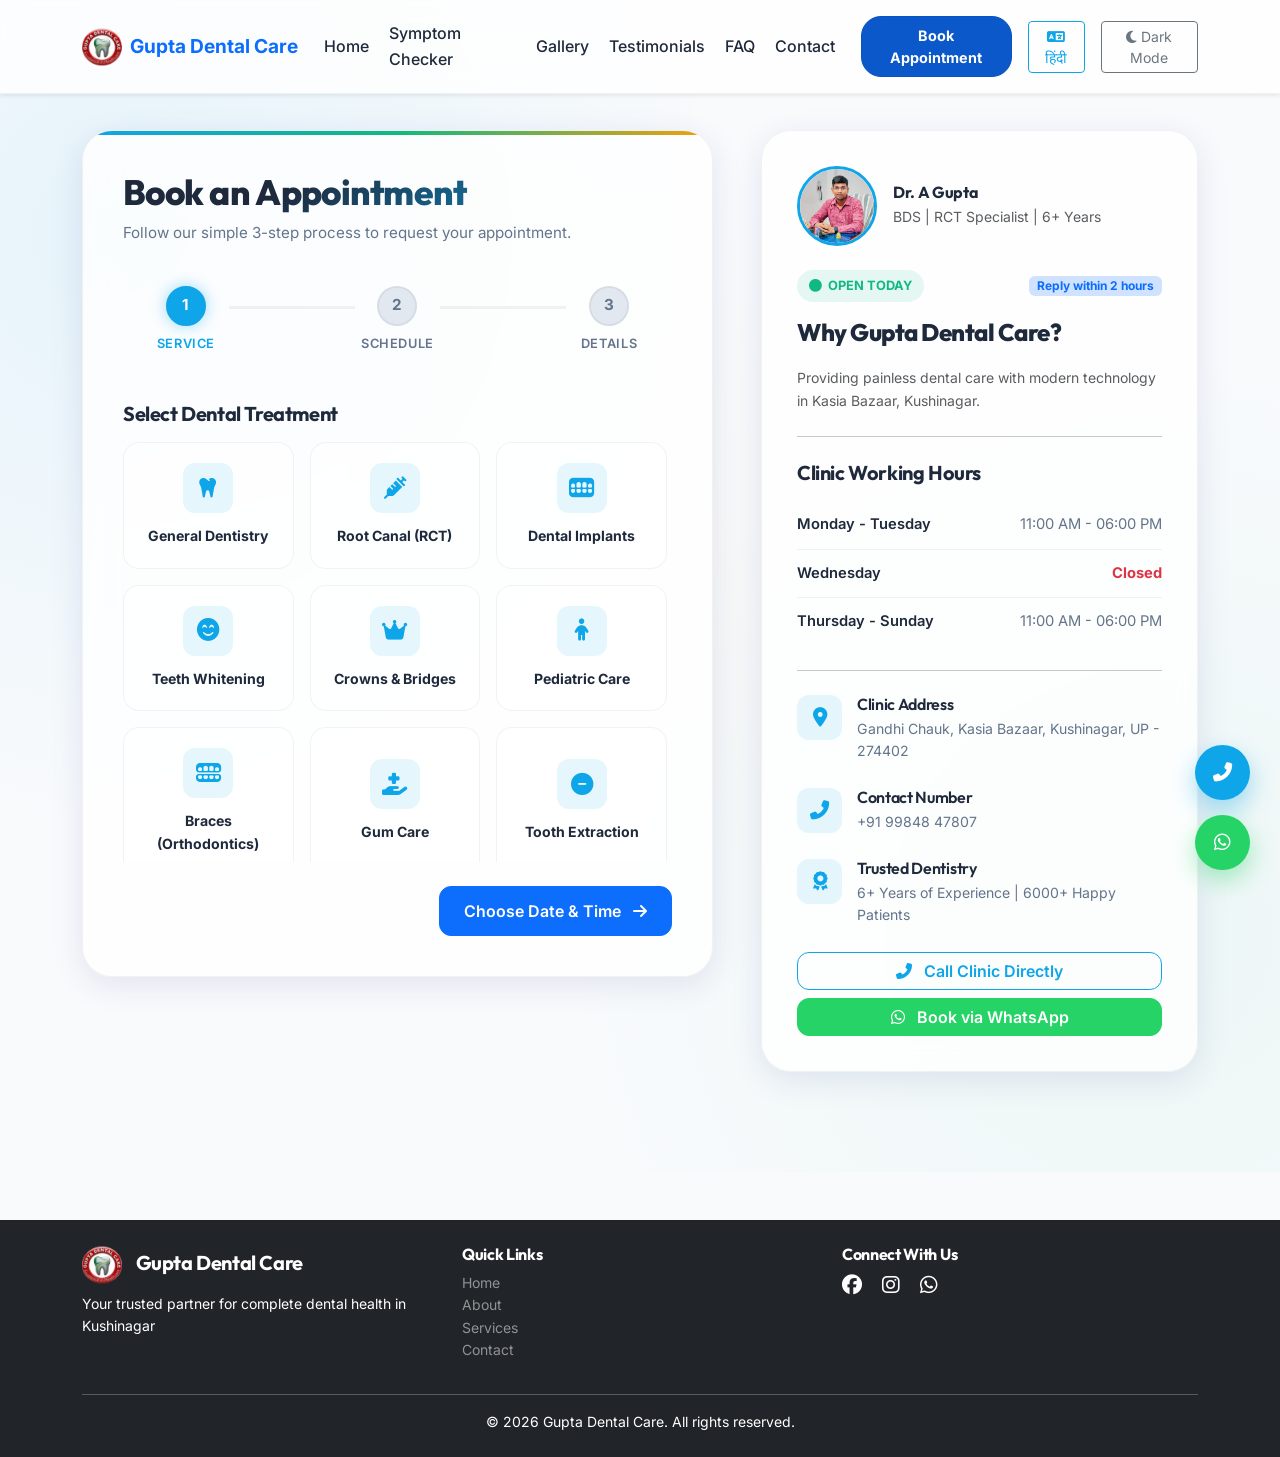
<file: booking/index.html>
<!DOCTYPE html>
<html lang="en">

<head>
    <meta charset="UTF-8">
    <link rel="icon" type="image/png" href="../favicon.png">
    <link rel="shortcut icon" type="image/x-icon" href="../favicon.ico">
    <meta name="viewport" content="width=device-width, initial-scale=1.0">
    <meta name="description"
        content="Book an appointment online with Gupta Dental Care, the best dental clinic in Kushinagar. Easy, fast, and secure booking form for painless treatments.">
    <title data-en="Book Appointment - Gupta Dental Care" data-hi="अपॉइंटमेंट बुक करें - गुप्ता डेंटल केयर">Book Appointment - Gupta Dental Care</title>
    <link rel="canonical" href="https://bitcodeashishcloud.github.io/Gupta-Dental-Care/booking/">

    <!-- Bootstrap CSS -->
    <link href="https://cdn.jsdelivr.net/npm/bootstrap@5.3.0/dist/css/bootstrap.min.css" rel="stylesheet">
    <!-- Font Awesome -->
    <link rel="stylesheet" href="https://cdnjs.cloudflare.com/ajax/libs/font-awesome/6.4.0/css/all.min.css">
    <!-- Google Fonts -->
    <link
        href="https://fonts.googleapis.com/css2?family=Outfit:wght@300;400;500;600;700;800&family=Inter:wght@300;400;500;600;700&family=Noto+Sans+Devanagari:wght@300;400;500;600;700&display=swap"
        rel="stylesheet">
    <!-- AOS Animation -->
    <link href="https://unpkg.com/aos@2.3.1/dist/aos.css" rel="stylesheet">
    <!-- Custom CSS -->
    <link rel="stylesheet" href="../styles.css">
</head>

<body>

    <!-- Navigation -->
    <nav class="navbar navbar-expand-lg navbar-light bg-white fixed-top shadow-sm">
        <div class="container">
            <a class="navbar-brand d-flex align-items-center" href="../" style="max-width: 75%;">
                <img src="../logo.png" alt="Gupta Dental Care Clinic Logo" style="height: 40px; width: auto; object-fit: contain;">
                <span class="ms-2 fw-bold text-primary text-truncate" style="font-size: 1.2rem;">Gupta Dental Care</span>
            </a>
            <button class="navbar-toggler" type="button" data-bs-toggle="collapse" data-bs-target="#navbarNav"
                aria-label="Toggle navigation">
                <span class="navbar-toggler-icon"></span>
            </button>
            <div class="collapse navbar-collapse" id="navbarNav">
                <ul class="navbar-nav ms-auto align-items-center">
                    <li class="nav-item">
                        <a class="nav-link" href="../" data-en="Home" data-hi="होम">Home</a>
                    </li>
                    <li class="nav-item">
                        <a class="nav-link" href="../symptoms/" data-en="Symptom Checker" data-hi="लक्षण जांचकर्ता">Symptom Checker</a>
                    </li>
                    <li class="nav-item">
                        <a class="nav-link" href="../gallery/" data-en="Gallery" data-hi="गैलरी">Gallery</a>
                    </li>
                    <li class="nav-item">
                        <a class="nav-link" href="../#testimonials" data-en="Testimonials" data-hi="समीक्षा">Testimonials</a>
                    </li>
                    <li class="nav-item">
                        <a class="nav-link" href="../#faq" data-en="FAQ" data-hi="सामान्य प्रश्न">FAQ</a>
                    </li>
                    <li class="nav-item">
                        <a class="nav-link" href="../#contact" data-en="Contact" data-hi="संपर्क">Contact</a>
                    </li>
                    <li class="nav-item ms-lg-3 mt-2 mt-lg-0 mb-2 mb-lg-0">
                        <a class="btn btn-primary nav-cta-btn px-3 py-2 fw-bold text-white active" href="../booking/" data-en="Book Appointment" data-hi="अपॉइंटमेंट बुक करें" style="border-radius: 20px; font-size: 0.9rem; text-decoration: none;">Book Appointment</a>
                    </li>
                    <li class="nav-item ms-3">
                        <button class="btn btn-outline-primary btn-sm language-toggle" onclick="toggleLanguage()">
                            <i class="fas fa-language"></i> <span id="lang-text">हिंदी</span>
                        </button>
                    </li>
                    <li class="nav-item ms-3">
                        <button class="btn btn-outline-secondary btn-sm" id="bg-toggle" onclick="toggleBackgroundMode()">
                            <i class="fas fa-moon"></i> <span id="bg-mode-text">Dark Mode</span>
                        </button>
                    </li>
                </ul>
            </div>
        </div>
    </nav>

    <!-- Booking Page Content -->
    <section class="booking-section">
        <div class="container" data-aos="fade-up">
            <div class="row g-5">
                <!-- Booking Form Column -->
                <div class="col-lg-7">
                    <div class="booking-card">
                        <h2 class="booking-title" data-en="Book an Appointment" data-hi="अपॉइंटमेंट बुक करें">Book an Appointment</h2>
                        <p class="booking-subtitle" data-en="Follow our simple 3-step process to request your appointment." data-hi="अपॉइंटमेंट का अनुरोध करने के लिए हमारी सरल 3-चरण प्रक्रिया का पालन करें।">Follow our simple 3-step process to request your appointment.</p>
                        
                        <!-- Step Progress Indicator -->
                        <div class="step-progress-bar mb-5">
                            <div class="progress-step active" id="step-ind-1">
                                <div class="progress-step-icon" id="step-icon-1">1</div>
                                <div class="progress-step-label" data-en="Service" data-hi="सेवा">Service</div>
                            </div>
                            <div class="progress-line" id="step-line-1"></div>
                            <div class="progress-step" id="step-ind-2">
                                <div class="progress-step-icon" id="step-icon-2">2</div>
                                <div class="progress-step-label" data-en="Schedule" data-hi="समय">Schedule</div>
                            </div>
                            <div class="progress-line" id="step-line-2"></div>
                            <div class="progress-step" id="step-ind-3">
                                <div class="progress-step-icon" id="step-icon-3">3</div>
                                <div class="progress-step-label" data-en="Details" data-hi="विवरण">Details</div>
                            </div>
                        </div>

                        <!-- Form Container -->
                        <div id="bookingFormWrapper">
                            <form id="appointmentForm" class="booking-form" novalidate>
                                <!-- Web3Forms Configuration -->
                                <input type="hidden" name="access_key" value="6b7ff626-62de-441e-a3a8-0d06f0df0e1a">
                                <input type="hidden" name="subject" value="New Appointment Request - Gupta Dental Care">
                                <input type="hidden" name="from_name" value="Gupta Dental Care Online Booking">
                                <input type="hidden" name="time" id="appointment-time-hidden" required>
                                
                                <!-- Hidden Native dropdown select to map value for form submission -->
                                <select class="d-none" id="treatment" name="treatment" required>
                                    <option value="" disabled selected>-- Select --</option>
                                    <option value="General Dentistry">General Dentistry</option>
                                    <option value="Root Canal Treatment">Root Canal Treatment</option>
                                    <option value="Dental Implants">Dental Implants</option>
                                    <option value="Teeth Whitening">Teeth Whitening</option>
                                    <option value="Crowns & Bridges">Crowns & Bridges</option>
                                    <option value="Pediatric Dentistry">Pediatric Dentistry</option>
                                    <option value="Orthodontics">Orthodontics (Braces)</option>
                                    <option value="Gum Treatment">Gum Treatment</option>
                                    <option value="Tooth Extraction">Tooth Extraction</option>
                                    <option value="Other / Consultation">Other / Consultation</option>
                                </select>

                                <!-- STEP 1 PANEL: Choose Service -->
                                <div class="wizard-step-panel active" id="step-panel-1">
                                    <h5 class="fw-bold mb-3" data-en="Select Dental Treatment" data-hi="दंत चिकित्सा उपचार चुनें">Select Dental Treatment</h5>
                                    
                                    <div class="treatment-grid-container mb-4">
                                        <div class="row g-3">
                                            <!-- General Dentistry -->
                                            <div class="col-md-4 col-6">
                                                <div class="treatment-card-option" data-val="General Dentistry">
                                                    <div class="treatment-option-icon"><i class="fas fa-tooth"></i></div>
                                                    <div class="treatment-option-title" data-en="General Dentistry" data-hi="सामान्य उपचार">General Dentistry</div>
                                                </div>
                                            </div>
                                            <!-- RCT -->
                                            <div class="col-md-4 col-6">
                                                <div class="treatment-card-option" data-val="Root Canal Treatment">
                                                    <div class="treatment-option-icon"><i class="fas fa-syringe"></i></div>
                                                    <div class="treatment-option-title" data-en="Root Canal (RCT)" data-hi="रूट कैनाल (RCT)">Root Canal (RCT)</div>
                                                </div>
                                            </div>
                                            <!-- Implants -->
                                            <div class="col-md-4 col-6">
                                                <div class="treatment-card-option" data-val="Dental Implants">
                                                    <div class="treatment-option-icon"><i class="fas fa-teeth"></i></div>
                                                    <div class="treatment-option-title" data-en="Dental Implants" data-hi="डेंटल इम्प्लांट">Dental Implants</div>
                                                </div>
                                            </div>
                                            <!-- Whitening -->
                                            <div class="col-md-4 col-6">
                                                <div class="treatment-card-option" data-val="Teeth Whitening">
                                                    <div class="treatment-option-icon"><i class="fas fa-smile-beam"></i></div>
                                                    <div class="treatment-option-title" data-en="Teeth Whitening" data-hi="दांत चमकाना">Teeth Whitening</div>
                                                </div>
                                            </div>
                                            <!-- Crowns & Bridges -->
                                            <div class="col-md-4 col-6">
                                                <div class="treatment-card-option" data-val="Crowns & Bridges">
                                                    <div class="treatment-option-icon"><i class="fas fa-crown"></i></div>
                                                    <div class="treatment-option-title" data-en="Crowns & Bridges" data-hi="क्राउन और ब्रिज">Crowns & Bridges</div>
                                                </div>
                                            </div>
                                            <!-- Pediatric -->
                                            <div class="col-md-4 col-6">
                                                <div class="treatment-card-option" data-val="Pediatric Dentistry">
                                                    <div class="treatment-option-icon"><i class="fas fa-child"></i></div>
                                                    <div class="treatment-option-title" data-en="Pediatric Care" data-hi="बच्चों का उपचार">Pediatric Care</div>
                                                </div>
                                            </div>
                                            <!-- Braces -->
                                            <div class="col-md-4 col-6">
                                                <div class="treatment-card-option" data-val="Orthodontics">
                                                    <div class="treatment-option-icon"><i class="fas fa-teeth-open"></i></div>
                                                    <div class="treatment-option-title" data-en="Braces (Orthodontics)" data-hi="ब्रेसिज़ उपचार">Braces (Orthodontics)</div>
                                                </div>
                                            </div>
                                            <!-- Gum Care -->
                                            <div class="col-md-4 col-6">
                                                <div class="treatment-card-option" data-val="Gum Treatment">
                                                    <div class="treatment-option-icon"><i class="fas fa-hand-holding-medical"></i></div>
                                                    <div class="treatment-option-title" data-en="Gum Care" data-hi="मसूड़ों का इलाज">Gum Care</div>
                                                </div>
                                            </div>
                                            <!-- Extraction -->
                                            <div class="col-md-4 col-6">
                                                <div class="treatment-card-option" data-val="Tooth Extraction">
                                                    <div class="treatment-option-icon"><i class="fas fa-circle-minus"></i></div>
                                                    <div class="treatment-option-title" data-en="Tooth Extraction" data-hi="दांत निकालना">Tooth Extraction</div>
                                                </div>
                                            </div>
                                            <!-- Other / Consultation -->
                                            <div class="col-md-4 col-6">
                                                <div class="treatment-card-option" data-val="Other / Consultation">
                                                    <div class="treatment-option-icon"><i class="far fa-question-circle"></i></div>
                                                    <div class="treatment-option-title" data-en="Other Option" data-hi="अन्य विकल्प">Other Option</div>
                                                </div>
                                            </div>
                                        </div>
                                    </div>
                                    <div class="invalid-feedback d-none" id="treatment-validation-msg" data-en="Please select a treatment service." data-hi="कृपया एक उपचार सेवा चुनें।">Please select a treatment service.</div>
                                    
                                    <div class="wizard-nav-btns mt-4 d-flex justify-content-end">
                                        <button type="button" class="btn btn-primary next-step-btn px-4" data-next="2">
                                            <span data-en="Choose Date & Time" data-hi="तारीख और समय चुनें">Choose Date & Time</span> <i class="fas fa-arrow-right ms-2"></i>
                                        </button>
                                    </div>
                                </div>

                                <!-- STEP 2 PANEL: Choose Date & Time -->
                                <div class="wizard-step-panel" id="step-panel-2">
                                    <h5 class="fw-bold mb-3" data-en="Select Date & Time Slot" data-hi="तारीख और समय स्लॉट चुनें">Select Date & Time Slot</h5>
                                    
                                    <div class="mb-4 date-picker-wrapper">
                                        <div class="d-flex align-items-center mb-2">
                                            <label for="appointment-date" class="form-label mb-0" data-en="Preferred Date" data-hi="पसंदीदा तारीख">Preferred Date</label>
                                            <span id="selected-day-badge" class="badge ms-2 d-none"></span>
                                        </div>
                                        <div class="input-group-custom">
                                            <span class="input-icon-left"><i class="far fa-calendar-alt"></i></span>
                                            <input type="date" class="form-control date-input-field" id="appointment-date" name="date" required>
                                        </div>
                                        <input type="hidden" name="day_of_week" id="appointment-day-hidden">
                                        <div class="invalid-feedback" id="date-validation-msg" data-en="Please select a valid date." data-hi="कृपया एक वैध तारीख चुनें।">Please select a valid date.</div>
                                        
                                        <!-- Dynamic Quick Dates Pills Section -->
                                        <div class="quick-dates-container mt-3">
                                            <div class="quick-dates-label" data-en="Or choose an upcoming date quickly:" data-hi="या जल्दी से आने वाली तारीख चुनें:">Or choose an upcoming date quickly:</div>
                                            <div class="quick-dates-grid" id="quick-dates-grid">
                                                <!-- Dynamic Date Pills populated by Javascript -->
                                            </div>
                                        </div>
                                    </div>
                                    
                                    <div class="mb-3">
                                        <!-- Time Slot Alert Message -->
                                        <div id="time-slot-alert" class="time-slot-alert">
                                            <i class="fas fa-exclamation-circle"></i>
                                            <span id="time-slot-alert-msg" data-en="Please select your preferred date before selecting a time slot." data-hi="समय स्लॉट चुनने से पहले कृपया अपनी पसंदीदा तारीख चुनें।">Please select your preferred date before selecting a time slot.</span>
                                        </div>

                                        <label class="form-label mb-2" data-en="Select Available Time Slot" data-hi="उपलब्ध समय स्लॉट चुनें">Select Available Time Slot</label>
                                        
                                        <!-- Morning Slots -->
                                        <div class="time-slots-container">
                                            <div class="time-slot-section-title" data-en="Morning Slots (11:00 AM - 2:00 PM)" data-hi="सुबह के स्लॉट (11:00 AM - 2:00 PM)">Morning Slots (11:00 AM - 2:00 PM)</div>
                                            <div class="time-slot-grid">
                                                <div class="time-slot-btn" data-time="11:00 AM">11:00 AM</div>
                                                <div class="time-slot-btn" data-time="12:00 PM">12:00 PM</div>
                                                <div class="time-slot-btn" data-time="01:00 PM">01:00 PM</div>
                                                <div class="time-slot-btn" data-time="02:00 PM">02:00 PM</div>
                                            </div>
                                        </div>

                                        <!-- Evening Slots -->
                                        <div class="time-slots-container">
                                            <div class="time-slot-section-title" data-en="Evening Slots (3:00 PM - 6:00 PM)" data-hi="शाम के स्लॉट (3:00 PM - 6:00 PM)">Evening Slots (3:00 PM - 6:00 PM)</div>
                                            <div class="time-slot-grid">
                                                <div class="time-slot-btn" data-time="03:00 PM">03:00 PM</div>
                                                <div class="time-slot-btn" data-time="04:00 PM">04:00 PM</div>
                                                <div class="time-slot-btn" data-time="05:00 PM">05:00 PM</div>
                                                <div class="time-slot-btn" data-time="06:00 PM">06:00 PM</div>
                                            </div>
                                        </div>
                                        <div class="invalid-feedback d-none" id="time-slot-validation-msg" data-en="Please choose an appointment time slot." data-hi="कृपया अपॉइंटमेंट के लिए एक समय स्लॉट चुनें।">Please choose an appointment time slot.</div>
                                    </div>

                                    <div class="wizard-nav-btns mt-4 d-flex justify-content-between">
                                        <button type="button" class="btn btn-outline-secondary back-step-btn" data-back="1">
                                            <i class="fas fa-arrow-left me-2"></i> <span data-en="Back" data-hi="पीछे">Back</span>
                                        </button>
                                        <button type="button" class="btn btn-primary next-step-btn px-4" data-next="3">
                                            <span data-en="Enter Personal Details" data-hi="व्यक्तिगत जानकारी भरें">Enter Personal Details</span> <i class="fas fa-arrow-right ms-2"></i>
                                        </button>
                                    </div>
                                </div>

                                <!-- STEP 3 PANEL: Contact Info -->
                                <div class="wizard-step-panel" id="step-panel-3">
                                    <h5 class="fw-bold mb-3" data-en="Your Contact Information" data-hi="आपकी संपर्क जानकारी">Your Contact Information</h5>
                                    
                                    <div class="mb-3">
                                        <label for="patient-name" class="form-label" data-en="Full Name" data-hi="पूरा नाम">Full Name</label>
                                        <input type="text" class="form-control" id="patient-name" name="name" placeholder="John Doe" required>
                                        <div class="invalid-feedback" data-en="Please enter your full name." data-hi="कृपया अपना पूरा नाम दर्ज करें।">Please enter your full name.</div>
                                    </div>
                                    <div class="row">
                                        <div class="col-md-6 mb-3">
                                            <label for="patient-phone" class="form-label" data-en="Phone Number" data-hi="फ़ोन नंबर">Phone Number</label>
                                            <input type="tel" class="form-control" id="patient-phone" name="phone" placeholder="+91 99848 47807" required>
                                            <div class="invalid-feedback" data-en="Please enter a valid phone number." data-hi="कृपया एक वैध फ़ोन नंबर दर्ज करें।">Please enter a valid phone number.</div>
                                        </div>
                                        <div class="col-md-6 mb-3">
                                            <label for="patient-email" class="form-label" data-en="Email Address" data-hi="ईमेल पता">Email Address</label>
                                            <input type="email" class="form-control" id="patient-email" name="email" placeholder="example@mail.com" required>
                                            <div class="invalid-feedback" data-en="Please enter a valid email address." data-hi="कृपया एक वैध ईमेल पता दर्ज करें।">Please enter a valid email address.</div>
                                        </div>
                                    </div>
                                    <div class="mb-4">
                                        <label for="symptoms" class="form-label" data-en="Symptoms / Description (Optional)" data-hi="लक्षण / विवरण (वैकल्पिक)">Symptoms / Description (Optional)</label>
                                        <textarea class="form-control" id="symptoms" name="message" rows="3" placeholder="Describe any dental problems or pain..."></textarea>
                                    </div>

                                    <div class="wizard-nav-btns mt-4 d-flex justify-content-between">
                                        <button type="button" class="btn btn-outline-secondary back-step-btn" data-back="2">
                                            <i class="fas fa-arrow-left me-2"></i> <span data-en="Back" data-hi="पीछे">Back</span>
                                        </button>
                                        <button type="submit" class="btn btn-primary px-4" id="submitBtn">
                                            <i class="fas fa-check-circle me-2"></i>
                                            <span id="submitBtnText" data-en="Confirm Appointment" data-hi="अपॉइंटमेंट की पुष्टि करें">Confirm Appointment</span>
                                        </button>
                                    </div>
                                    <p class="booking-trust-note mt-3 mb-0" data-en="Your information is secure and only used to confirm your appointment. We never share your data." data-hi="आपकी जानकारी सुरक्षित है और केवल आपके अपॉइंटमेंट की पुष्टि के लिए उपयोग की जाती है। हम आपका डेटा कभी साझा नहीं करते।"><i class="fas fa-lock me-2 text-primary"></i> Your information is secure and only used to confirm your appointment. We never share your data.</p>
                                </div>
                            </form>
                        </div>
                    </div>
                </div>

                <!-- Clinic Info Sidebar Column -->
                <div class="col-lg-5">
                    <div class="info-sidebar-card">
                        <div class="d-flex align-items-center gap-3 mb-4">
                            <img src="../Dr. A Gupta.jpeg" alt="Dr. A Gupta" class="booking-trust-photo">
                            <div>
                                <h6 class="fw-bold mb-1">Dr. A Gupta</h6>
                                <p class="small text-muted mb-0" data-en="BDS | RCT Specialist | 6+ Years" data-hi="बीडीएस | आरसीटी विशेषज्ञ | 6+ वर्ष">BDS | RCT Specialist | 6+ Years</p>
                            </div>
                        </div>
                        <div class="d-flex justify-content-between align-items-center mb-3">
                            <span class="status-badge open">
                                <i class="fas fa-circle"></i>
                                <span data-en="Open Today" data-hi="आज खुला है">Open Today</span>
                            </span>
                            <span class="badge bg-primary-subtle text-primary" data-en="Reply within 2 hours" data-hi="2 घंटे में जवाब">Reply within 2 hours</span>
                        </div>
                        
                        <h3 class="sidebar-title" data-en="Why Gupta Dental Care?" data-hi="गुप्ता डेंटल केयर क्यों?">Why Gupta Dental Care?</h3>
                        <p class="text-muted small" data-en="Providing painless dental care with modern technology in Kasia Bazaar, Kushinagar." data-hi="कस्या बाजार, कुशीनगर में आधुनिक तकनीक के साथ दर्द रहित दंत चिकित्सा देखभाल प्रदान करना।">
                            Providing painless dental care with modern technology in Kasia Bazaar, Kushinagar.
                        </p>
                        
                        <hr class="my-4 var-border">
                        
                        <!-- Working Hours -->
                        <h5 class="fw-bold mb-3" data-en="Clinic Working Hours" data-hi="क्लिनिक के काम करने के घंटे">Clinic Working Hours</h5>
                        <div class="schedule-list mb-4">
                            <div class="schedule-list-item">
                                <span class="schedule-day" data-en="Monday - Tuesday" data-hi="सोमवार - मंगलवार">Monday - Tuesday</span>
                                <span class="schedule-time">11:00 AM - 06:00 PM</span>
                            </div>
                            <div class="schedule-list-item">
                                <span class="schedule-day" data-en="Wednesday" data-hi="बुधवार">Wednesday</span>
                                <span class="schedule-time text-danger fw-bold" data-en="Closed" data-hi="बंद">Closed</span>
                            </div>
                            <div class="schedule-list-item">
                                <span class="schedule-day" data-en="Thursday - Sunday" data-hi="गुरुवार - रविवार">Thursday - Sunday</span>
                                <span class="schedule-time">11:00 AM - 06:00 PM</span>
                            </div>
                        </div>

                        <hr class="my-4 var-border">

                        <!-- Core Contact Details -->
                        <div class="sidebar-info-item">
                            <div class="sidebar-info-icon">
                                <i class="fas fa-map-marker-alt"></i>
                            </div>
                            <div class="sidebar-info-text">
                                <h6 data-en="Clinic Address" data-hi="क्लिनिक का पता">Clinic Address</h6>
                                <p data-en="Gandhi Chauk, Kasia Bazaar, Kushinagar, UP - 274402" data-hi="गांधी चौक, कस्या बाजार, कुशीनगर, यूपी - 274402">Gandhi Chauk, Kasia Bazaar, Kushinagar, UP - 274402</p>
                            </div>
                        </div>

                        <div class="sidebar-info-item">
                            <div class="sidebar-info-icon">
                                <i class="fas fa-phone-alt"></i>
                            </div>
                            <div class="sidebar-info-text">
                                <h6 data-en="Contact Number" data-hi="संपर्क नंबर">Contact Number</h6>
                                <p>+91 99848 47807</p>
                            </div>
                        </div>

                        <div class="sidebar-info-item">
                            <div class="sidebar-info-icon">
                                <i class="fas fa-award"></i>
                            </div>
                            <div class="sidebar-info-text">
                                <h6 data-en="Trusted Dentistry" data-hi="विश्वसनीय दंत चिकित्सा">Trusted Dentistry</h6>
                                <p data-en="6+ Years of Experience | 6000+ Happy Patients" data-hi="6+ वर्षों का अनुभव | 6000+ खुश मरीज">6+ Years of Experience | 6000+ Happy Patients</p>
                            </div>
                        </div>

                        <div class="booking-trust-actions d-grid gap-2 mt-4">
                            <a href="tel:+919984847807" class="btn btn-outline-primary"><i class="fas fa-phone-alt me-2"></i> <span data-en="Call Clinic Directly" data-hi="क्लिनिक को सीधे कॉल करें">Call Clinic Directly</span></a>
                            <a href="https://wa.me/919984847807?text=Hello%20Dr.%20A%20Gupta,%20I%20would%20like%20to%20book%20an%20appointment" target="_blank" rel="noopener" class="btn btn-success" style="background:#25D366;border-color:#25D366;"><i class="fab fa-whatsapp me-2"></i> <span data-en="Book via WhatsApp" data-hi="व्हाट्सएप से बुक करें">Book via WhatsApp</span></a>
                        </div>
                    </div>
                </div>
            </div>
        </div>
    </section>

    <!-- Footer -->
    <footer class="bg-dark text-white py-4 mt-5">
        <div class="container">
            <div class="row">
                <div class="col-md-4 mb-3 mb-md-0">
                    <h5>
                        <img src="../logo.png" alt="Gupta Dental Care Clinic Logo"
                            style="height: 40px; width: auto; margin-right: 10px; vertical-align: middle;"> Gupta Dental Care
                    </h5>
                    <p class="small" data-en="Your trusted partner for complete dental health in Kushinagar"
                        data-hi="कुशीनगर में संपूर्ण दंत स्वास्थ्य के लिए आपका विश्वसनीय साथी">
                        Your trusted partner for complete dental health in Kushinagar
                    </p>
                </div>
                <div class="col-md-4 mb-3 mb-md-0">
                    <h6 data-en="Quick Links" data-hi="त्वरित लिंक">Quick Links</h6>
                    <ul class="list-unstyled small">
                        <li><a href="../#home" class="text-white-50 text-decoration-none" data-en="Home"
                                data-hi="होम">Home</a></li>
                        <li><a href="../#about" class="text-white-50 text-decoration-none" data-en="About"
                                data-hi="डॉक्टर के बारे में">About</a></li>
                        <li><a href="../#services" class="text-white-50 text-decoration-none" data-en="Services"
                                data-hi="सेवाएं">Services</a></li>
                        <li><a href="../#contact" class="text-white-50 text-decoration-none" data-en="Contact"
                                data-hi="संपर्क">Contact</a></li>
                    </ul>
                </div>
                <div class="col-md-4">
                    <h6 data-en="Connect With Us" data-hi="हमसे जुड़ें">Connect With Us</h6>
                    <div class="social-links">
                        <a href="https://www.facebook.com/people/Gupta-Dental-Care/100083342202190/" target="_blank"
                            rel="noopener" class="text-white me-3" title="Facebook"><i class="fab fa-facebook fa-lg"
                                aria-hidden="true"></i><span class="visually-hidden">Facebook</span></a>
                        <a href="https://www.instagram.com/guptadentalcare/" target="_blank" rel="noopener"
                            class="text-white me-3" title="Instagram"><i class="fab fa-instagram fa-lg"
                                aria-hidden="true"></i><span class="visually-hidden">Instagram</span></a>
                        <a href="https://wa.me/919984847807?text=Hello%20Dr.%20A%20Gupta,%20I%20would%20like%20to%20book%20an%20appointment"
                            target="_blank" rel="noopener" class="text-white" title="WhatsApp"><i
                                class="fab fa-whatsapp fa-lg" aria-hidden="true"></i><span
                                class="visually-hidden">WhatsApp</span></a>
                    </div>
                </div>
            </div>
            <hr class="bg-white my-3">
            <div class="text-center small">
                <p class="mb-0">&copy; 2026 Gupta Dental Care. <span data-en="All rights reserved."
                        data-hi="सर्वाधिकार सुरक्षित।">All rights reserved.</span></p>
            </div>
        </div>
    </footer>

    <!-- Sticky Mobile Action Bar -->
    <div class="sticky-mobile-bar d-lg-none">
        <a href="tel:+919984847807" class="sticky-bar-btn sticky-bar-call"><i class="fas fa-phone-alt"></i> Call</a>
        <a href="https://wa.me/919984847807?text=Hello%20Dr.%20A%20Gupta,%20I%20would%20like%20to%20book%20an%20appointment" target="_blank" rel="noopener" class="sticky-bar-btn sticky-bar-wa"><i class="fab fa-whatsapp"></i> WhatsApp</a>
        <a href="../booking/" class="sticky-bar-btn sticky-bar-book"><i class="fas fa-calendar-alt"></i> Book</a>
    </div>

    <!-- Floating Action Buttons -->
    <div class="floating-buttons">
        <a href="tel:+919984847807" class="floating-btn call-btn" title="Call Now">
            <i class="fas fa-phone-alt"></i>
        </a>
        <a href="https://wa.me/919984847807?text=Hello%20Dr.%20A%20Gupta,%20I%20would%20like%20to%20book%20an%20appointment"
            target="_blank" rel="noopener" class="floating-btn whatsapp-btn" title="WhatsApp">
            <i class="fab fa-whatsapp"></i>
        </a>
    </div>

    <!-- Bootstrap JS -->
    <script src="https://cdn.jsdelivr.net/npm/bootstrap@5.3.0/dist/js/bootstrap.bundle.min.js"></script>
    <!-- AOS JS -->
    <script src="https://unpkg.com/aos@2.3.1/dist/aos.js"></script>
    <!-- Custom JS -->
    <script src="../script.js"></script>

    <!-- Page Specific Script -->
    <script>
        AOS.init({
            duration: 800,
            once: true,
            offset: 100
        });

        document.addEventListener('DOMContentLoaded', function () {
            // Prevent choosing past dates in Date Picker
            const dateInput = document.getElementById('appointment-date');
            const today = new Date();
            const year = today.getFullYear();
            const month = String(today.getMonth() + 1).padStart(2, '0');
            const day = String(today.getDate()).padStart(2, '0');
            dateInput.min = `${year}-${month}-${day}`;

            // --- Next-Gen Datepicker Helper Functions ---
            const selectedDayBadge = document.getElementById('selected-day-badge');
            const hiddenDayInput = document.getElementById('appointment-day-hidden');
            const timeSlotAlert = document.getElementById('time-slot-alert');
            const dateFeedback = document.getElementById('date-validation-msg');

            // Format/parsing in local timezone (avoids UTC day-shift bugs in India)
            function formatLocalDate(d) {
                const y = d.getFullYear();
                const m = String(d.getMonth() + 1).padStart(2, '0');
                const day = String(d.getDate()).padStart(2, '0');
                return `${y}-${m}-${day}`;
            }

            function parseLocalDate(dateStr) {
                const [y, m, d] = dateStr.split('-').map(Number);
                return new Date(y, m - 1, d);
            }

            function startOfDay(d) {
                return new Date(d.getFullYear(), d.getMonth(), d.getDate());
            }

            // Handle date selection: Day identification, Wednesday blocker, pill selection sync
            function handleDateSelection(selectedDateStr) {
                if (!selectedDateStr) {
                    selectedDayBadge.classList.add('d-none');
                    hiddenDayInput.value = '';
                    return true;
                }

                const selDate = parseLocalDate(selectedDateStr);
                const dayIndex = selDate.getDay();

                // Closed on Wednesday (3)
                if (dayIndex === 3) {
                    // Closed on Wednesday! Block and warn
                    dateInput.value = '';
                    dateInput.classList.add('is-invalid');
                    
                    // Show custom message
                    dateFeedback.style.display = 'block';
                    dateFeedback.textContent = currentLanguage === 'en' 
                        ? 'Gupta Dental Care is closed on Wednesdays. Please select another date.' 
                        : 'गुप्ता डेंटल केयर बुधवार को बंद रहता है। कृपया कोई अन्य तारीख चुनें।';
                    dateFeedback.setAttribute('data-en', 'Gupta Dental Care is closed on Wednesdays. Please select another date.');
                    dateFeedback.setAttribute('data-hi', 'गुप्ता डेंटल केयर बुधवार को बंद रहता है। कृपया कोई अन्य तारीख चुनें।');

                    // Reset badges/inputs
                    selectedDayBadge.classList.add('d-none');
                    hiddenDayInput.value = '';
                    
                    // Clear selected pills
                    document.querySelectorAll('.quick-date-pill').forEach(p => p.classList.remove('selected'));

                    // Shake the date picker wrapper
                    const dateWrapper = document.querySelector('.date-picker-wrapper');
                    if (dateWrapper) {
                        dateWrapper.classList.add('shake');
                        setTimeout(() => dateWrapper.classList.remove('shake'), 500);
                    }
                    return false;
                }

                // Valid day - clear errors and calculate labels
                dateInput.classList.remove('is-invalid');
                dateFeedback.style.display = 'none';
                if (timeSlotAlert) timeSlotAlert.style.display = 'none';

                const daysEn = ['Sunday', 'Monday', 'Tuesday', 'Wednesday', 'Thursday', 'Friday', 'Saturday'];
                const daysHi = ['रविवार', 'सोमवार', 'मंगलवार', 'बुधवार', 'गुरुवार', 'शुक्रवार', 'शनिवार'];

                const dayEn = daysEn[dayIndex];
                const dayHi = daysHi[dayIndex];

                // Set hidden day field
                hiddenDayInput.value = dayEn;

                // Show day badge
                selectedDayBadge.classList.remove('d-none');
                selectedDayBadge.textContent = currentLanguage === 'en' ? dayEn : dayHi;
                selectedDayBadge.setAttribute('data-en', dayEn);
                selectedDayBadge.setAttribute('data-hi', dayHi);

                // Highlight corresponding quick date pill if it matches
                document.querySelectorAll('.quick-date-pill').forEach(pill => {
                    if (pill.getAttribute('data-date') === selectedDateStr) {
                        pill.classList.add('selected');
                    } else {
                        pill.classList.remove('selected');
                    }
                });

                return true;
            }

            // Generate next 5 active clinic working dates (skipping Wednesdays)
            function populateQuickDates() {
                const quickDatesGrid = document.getElementById('quick-dates-grid');
                if (!quickDatesGrid) return;
                
                quickDatesGrid.innerHTML = '';
                
                const daysOfWeekEn = ['Sun', 'Mon', 'Tue', 'Wed', 'Thu', 'Fri', 'Sat'];
                const daysOfWeekHi = ['रवि', 'सोम', 'मंगल', 'बुध', 'गुरु', 'शुक्र', 'शनि'];
                const monthsEn = ['Jan', 'Feb', 'Mar', 'Apr', 'May', 'Jun', 'Jul', 'Aug', 'Sep', 'Oct', 'Nov', 'Dec'];
                const monthsHi = ['जनवरी', 'फरवरी', 'मार्च', 'अप्रैल', 'मई', 'जून', 'जुलाई', 'अगस्त', 'सितंबर', 'अक्टूबर', 'नवंबर', 'दिसंबर'];
                
                const today = new Date();
                const todayStart = startOfDay(today);
                let datesCount = 0;
                let dayOffset = 0;
                
                while (datesCount < 5 && dayOffset < 15) {
                    const nextDate = new Date(today.getFullYear(), today.getMonth(), today.getDate() + dayOffset);
                    const dayIndex = nextDate.getDay();
                    
                    if (dayIndex !== 3) { // Skip Wednesdays
                        const dateStr = formatLocalDate(nextDate);
                        const dayNum = nextDate.getDate();
                        const monthIndex = nextDate.getMonth();
                        const diffDays = Math.round((startOfDay(nextDate) - todayStart) / (1000 * 60 * 60 * 24));
                        
                        let dayLabelEn = daysOfWeekEn[dayIndex];
                        let dateLabelEn = `${dayNum} ${monthsEn[monthIndex]}`;
                        if (diffDays === 0) dayLabelEn = 'Today';
                        else if (diffDays === 1) dayLabelEn = 'Tomorrow';
                        
                        let dayLabelHi = daysOfWeekHi[dayIndex];
                        let dateLabelHi = `${dayNum} ${monthsHi[monthIndex]}`;
                        if (diffDays === 0) dayLabelHi = 'आज';
                        else if (diffDays === 1) dayLabelHi = 'कल';
                        
                        const pill = document.createElement('div');
                        pill.className = 'quick-date-pill';
                        pill.setAttribute('data-date', dateStr);
                        pill.innerHTML = `
                            <span class="quick-date-day" data-en="${dayLabelEn}" data-hi="${dayLabelHi}">${currentLanguage === 'en' ? dayLabelEn : dayLabelHi}</span>
                            <span class="quick-date-num" data-en="${dateLabelEn}" data-hi="${dateLabelHi}">${currentLanguage === 'en' ? dateLabelEn : dateLabelHi}</span>
                        `;
                        
                        pill.addEventListener('click', function() {
                            dateInput.value = dateStr;
                            handleDateSelection(dateStr);
                        });
                        
                        quickDatesGrid.appendChild(pill);
                        datesCount++;
                    }
                    dayOffset++;
                }
            }

            // Populate on load
            populateQuickDates();

            // Setup date selection listeners
            dateInput.addEventListener('change', function() {
                handleDateSelection(this.value);
            });

            // Listen to language change to trigger custom pill text adjustments if grid exists
            window.addEventListener('load', function() {
                // Intercept core toggleLanguage if needed, otherwise our attributes trigger it
                populateQuickDates();
            });

            // Multi-step Wizard Navigation Logic
            const nextBtns = document.querySelectorAll('.next-step-btn');
            const backBtns = document.querySelectorAll('.back-step-btn');
            const stepPanels = document.querySelectorAll('.wizard-step-panel');
            const hiddenTreatmentSelect = document.getElementById('treatment');
            const hiddenTimeInput = document.getElementById('appointment-time-hidden');
            
            // Step validation indicators
            const treatmentFeedback = document.getElementById('treatment-validation-msg');
            const timeSlotFeedback = document.getElementById('time-slot-validation-msg');

            // Navigation handler
            function goToStep(stepNum) {
                // Remove active classes
                stepPanels.forEach(p => p.classList.remove('active'));
                
                // Show requested step
                document.getElementById(`step-panel-${stepNum}`).classList.add('active');

                // Update progress indicator
                updateProgressIndicators(stepNum);
                
                // Scroll to top of card on step change
                const navbarHeight = document.querySelector('.navbar').offsetHeight;
                window.scrollTo({
                    top: document.querySelector('.booking-card').offsetTop - navbarHeight - 20,
                    behavior: 'smooth'
                });
            }

            function updateProgressIndicators(stepNum) {
                // Update icons/labels
                for(let i=1; i<=3; i++) {
                    const stepInd = document.getElementById(`step-ind-${i}`);
                    const stepIcon = document.getElementById(`step-icon-${i}`);
                    
                    stepInd.classList.remove('active', 'completed');
                    stepIcon.innerHTML = i; // Reset text

                    if (i < stepNum) {
                        stepInd.classList.add('completed');
                        stepIcon.innerHTML = '<i class="fas fa-check"></i>'; // Show check
                    } else if (i === stepNum) {
                        stepInd.classList.add('active');
                    }
                }

                // Update progress lines
                for(let i=1; i<=2; i++) {
                    const line = document.getElementById(`step-line-${i}`);
                    line.classList.remove('filled');
                    if (i < stepNum) {
                        line.classList.add('filled');
                    }
                }
            }

            nextBtns.forEach(btn => {
                btn.addEventListener('click', function() {
                    const currentStep = parseInt(this.getAttribute('data-next')) - 1;
                    
                    // Validate current step before moving
                    if (currentStep === 1) {
                        if (!hiddenTreatmentSelect.value) {
                            treatmentFeedback.classList.remove('d-none');
                            // Add shake effect to card
                            document.querySelector('.booking-card').classList.add('shake');
                            setTimeout(() => document.querySelector('.booking-card').classList.remove('shake'), 500);
                            return;
                        }
                        treatmentFeedback.classList.add('d-none');
                    } else if (currentStep === 2) {
                        let valid = true;
                        if (timeSlotAlert) timeSlotAlert.style.display = 'none';

                        if (!dateInput.value) {
                            dateInput.classList.add('is-invalid');
                            valid = false;
                        } else {
                            // Extra safety check for Wednesdays
                            const selDate = parseLocalDate(dateInput.value);
                            if (selDate.getDay() === 3) {
                                handleDateSelection(dateInput.value); // Trigger blocker
                                valid = false;
                            } else {
                                dateInput.classList.remove('is-invalid');
                            }
                        }
                        
                        if (!hiddenTimeInput.value) {
                            timeSlotFeedback.classList.remove('d-none');
                            valid = false;
                        } else {
                            timeSlotFeedback.classList.add('d-none');
                        }

                        if (!valid) {
                            document.querySelector('.booking-card').classList.add('shake');
                            setTimeout(() => document.querySelector('.booking-card').classList.remove('shake'), 500);
                            return;
                        }
                    }

                    goToStep(currentStep + 1);
                });
            });

            backBtns.forEach(btn => {
                btn.addEventListener('click', function() {
                    const backStep = parseInt(this.getAttribute('data-back'));
                    goToStep(backStep);
                });
            });

            // Treatment Card Grid Selection
            const treatmentCards = document.querySelectorAll('.treatment-card-option');
            treatmentCards.forEach(card => {
                card.addEventListener('click', function() {
                    // Update classes
                    treatmentCards.forEach(c => c.classList.remove('selected'));
                    this.classList.add('selected');
                    
                    // Update hidden native select value
                    const val = this.getAttribute('data-val');
                    hiddenTreatmentSelect.value = val;
                    treatmentFeedback.classList.add('d-none');

                    // Customize details placeholder / prompt based on selection
                    const symptomsTextarea = document.getElementById('symptoms');
                    if (symptomsTextarea) {
                        if (val === 'Other / Consultation') {
                            symptomsTextarea.placeholder = currentLanguage === 'en' ? "Please describe your treatment request, dental concern, or general inquiry in detail..." : "कृपया अपने उपचार अनुरोध, दंत समस्या या सामान्य पूछताछ का विस्तार से वर्णन करें...";
                        } else {
                            symptomsTextarea.placeholder = currentLanguage === 'en' ? "Describe any dental problems or pain..." : "किसी भी दंत समस्या या दर्द का वर्णन करें...";
                        }
                    }

                    // Smooth Auto-proceed to Step 2 after 400ms selection feedback
                    setTimeout(() => {
                        goToStep(2);
                    }, 400);
                });
            });

            // Pre-select service & symptoms from URL parameter (e.g. ?service=rct&symptoms=toothache)
            const urlParams = new URLSearchParams(window.location.search);
            const serviceParam = urlParams.get('service');
            if (serviceParam) {
                const slugs = {
                    'general': 'General Dentistry',
                    'rct': 'Root Canal Treatment',
                    'implants': 'Dental Implants',
                    'whitening': 'Teeth Whitening',
                    'crowns': 'Crowns & Bridges',
                    'pediatric': 'Pediatric Dentistry',
                    'braces': 'Orthodontics',
                    'gum': 'Gum Treatment',
                    'extraction': 'Tooth Extraction',
                    'other': 'Other / Consultation'
                };
                
                const matchedVal = slugs[serviceParam.toLowerCase()];
                if (matchedVal) {
                    // Trigger click on corresponding card option
                    const targetCard = Array.from(treatmentCards).find(card => card.getAttribute('data-val') === matchedVal);
                    if (targetCard) {
                        targetCard.click();
                    }
                }
            }

            const symptomsParam = urlParams.get('symptoms');
            if (symptomsParam) {
                const symptomsTextarea = document.getElementById('symptoms');
                if (symptomsTextarea) {
                    symptomsTextarea.value = symptomsParam;
                }
            }

            // Custom Time Slot Selection Logic
            const timeSlotBtns = document.querySelectorAll('.time-slot-btn');
            timeSlotBtns.forEach(btn => {
                btn.addEventListener('click', function () {
                    // Check if date is selected
                    if (!dateInput.value) {
                        // User forgot the date! Show error and clear selection
                        timeSlotBtns.forEach(b => b.classList.remove('selected'));
                        hiddenTimeInput.value = '';
                        
                        // Show warning alert
                        if (timeSlotAlert) {
                            timeSlotAlert.style.display = 'flex';
                            
                            // Highlight date field
                            dateInput.classList.add('is-invalid');
                            
                            // Shake the date picker wrapper
                            const dateWrapper = document.querySelector('.date-picker-wrapper');
                            if (dateWrapper) {
                                dateWrapper.classList.add('shake');
                                setTimeout(() => dateWrapper.classList.remove('shake'), 500);
                            }
                            
                            // Smooth scroll to date input
                            const navbarHeight = document.querySelector('.navbar').offsetHeight;
                            window.scrollTo({
                                top: dateWrapper.offsetTop - navbarHeight - 30,
                                behavior: 'smooth'
                            });
                        }
                        return;
                    }

                    // Date is present! Select the slot normally
                    timeSlotBtns.forEach(b => b.classList.remove('selected'));
                    this.classList.add('selected');
                    const selectedTime = this.getAttribute('data-time');
                    hiddenTimeInput.value = selectedTime;
                    timeSlotFeedback.classList.add('d-none');
                    if (timeSlotAlert) timeSlotAlert.style.display = 'none';
                });
            });

            // Form Validation & Submission Logic
            const form = document.getElementById('appointmentForm');
            const submitBtn = document.getElementById('submitBtn');
            const submitBtnText = document.getElementById('submitBtnText');

            form.addEventListener('submit', async function (e) {
                e.preventDefault();

                // Final Step 3 Native Verification
                if (!form.checkValidity()) {
                    e.stopPropagation();
                    form.classList.add('was-validated');
                    document.querySelector('.booking-card').classList.add('shake');
                    setTimeout(() => document.querySelector('.booking-card').classList.remove('shake'), 500);
                    return;
                }

                // Gather form data
                const formData = new FormData(form);
                const dataObj = {};
                formData.forEach((value, key) => { dataObj[key] = value; });

                // Enter Loading State
                submitBtn.disabled = true;
                const spinner = document.createElement('span');
                spinner.className = 'spinner-border spinner-border-sm me-2';
                spinner.setAttribute('role', 'status');
                submitBtn.prepend(spinner);
                
                const currentLang = document.body.getAttribute('data-lang') || 'en';
                submitBtnText.textContent = currentLang === 'en' ? 'Processing...' : 'प्रक्रिया जारी है...';

                const accessKey = formData.get('access_key');

                // Simulate submission if access key is placeholder
                if (accessKey === 'YOUR_ACCESS_KEY_HERE') {
                    setTimeout(() => {
                        spinner.remove();
                        showSuccessScreen(dataObj);
                    }, 1200);
                    return;
                }

                // Actual API Post
                try {
                    const response = await fetch('https://api.web3forms.com/submit', {
                        method: 'POST',
                        headers: {
                            'Content-Type': 'application/json',
                            'Accept': 'application/json'
                        },
                        body: JSON.stringify(dataObj)
                    });

                    const result = await response.json();
                    
                    if (response.status === 200 || result.success) {
                        showSuccessScreen(dataObj);
                    } else {
                        throw new Error(result.message || 'Submission failed');
                    }
                } catch (error) {
                    console.error("Booking submission error:", error);
                    alert(currentLang === 'en' ? 'Submission failed: ' + error.message : 'सबमिशन विफल रहा: ' + error.message);
                } finally {
                    spinner.remove();
                    submitBtn.disabled = false;
                    submitBtnText.textContent = currentLang === 'en' ? 'Confirm Appointment' : 'अपॉइंटमेंट की पुष्टि करें';
                }
            });

            // Display Success State card
            function showSuccessScreen(data) {
                const wrapper = document.getElementById('bookingFormWrapper');
                const title = document.querySelector('.booking-title');
                const subtitle = document.querySelector('.booking-subtitle');
                const progressIndicator = document.querySelector('.step-progress-bar');
                const currentLang = document.body.getAttribute('data-lang') || 'en';

                // Hide steps progress tracker
                if (progressIndicator) progressIndicator.style.display = 'none';

                // Format Date
                const dateParts = data.date.split('-');
                const formattedDate = `${dateParts[2]}/${dateParts[1]}/${dateParts[0]}`;

                // Set headers to success state
                title.textContent = currentLang === 'en' ? 'Appointment Requested!' : 'अपॉइंटमेंट का अनुरोध प्राप्त हुआ!';
                title.style.background = 'linear-gradient(135deg, var(--accent) 30%, #34d399)';
                title.style.webkitBackgroundClip = 'text';
                
                subtitle.textContent = currentLang === 'en' 
                    ? 'Thank you! We have received your booking and will verify your slots shortly.' 
                    : 'धन्यवाद! हमें आपका बुकिंग अनुरोध मिल गया है और हम जल्द ही इसकी पुष्टि करेंगे।';

                // WhatsApp message prep
                const dayMsg = data.day_of_week ? ` (${data.day_of_week})` : '';
                const waMessage = encodeURIComponent(`Hello Dr. A Gupta, I just booked a dental appointment through the website.\n\nDetails:\n- Name: ${data.name}\n- Service: ${data.treatment}\n- Date: ${formattedDate}${dayMsg}\n- Time: ${data.time}\n\nPlease confirm my slot.`);
                const waUrl = `https://wa.me/919984847807?text=${waMessage}`;

                const dayOfBooking = data.day_of_week ? `, ${data.day_of_week}` : '';

                wrapper.innerHTML = `
                    <div class="success-card" data-aos="zoom-in">
                        <div class="success-icon-wrap">
                            <i class="fas fa-check"></i>
                        </div>
                        <h4 class="fw-bold mb-2" data-en="Slot Requested Successfully!" data-hi="स्लॉट का अनुरोध सफलतापूर्वक किया गया!">Slot Requested Successfully!</h4>
                        <p class="text-muted small" data-en="A summary of your slot request is shown below. Send a WhatsApp message to confirm instantly." data-hi="आपके अनुरोध का विवरण नीचे दिया गया है। तुरंत पुष्टि के लिए व्हाट्सएप संदेश भेजें।">A summary of your slot request is shown below. Send a WhatsApp message to confirm instantly.</p>
                        
                        <div class="success-summary">
                            <div class="success-summary-item">
                                <span class="success-summary-label" data-en="Patient Name:" data-hi="मरीज का नाम:">Patient Name:</span>
                                <span class="success-summary-val">${data.name}</span>
                            </div>
                            <div class="success-summary-item">
                                <span class="success-summary-label" data-en="Treatment:" data-hi="उपचार:">Treatment:</span>
                                <span class="success-summary-val">${data.treatment}</span>
                            </div>
                            <div class="success-summary-item">
                                <span class="success-summary-label" data-en="Date & Day:" data-hi="तारीख और दिन:">Date & Day:</span>
                                <span class="success-summary-val">${formattedDate}${dayOfBooking}</span>
                            </div>
                            <div class="success-summary-item">
                                <span class="success-summary-label" data-en="Requested Time:" data-hi="अनुरोधित समय:">Requested Time:</span>
                                <span class="success-summary-val">${data.time}</span>
                            </div>
                        </div>

                        <div class="d-flex flex-column gap-3">
                            <a href="${waUrl}" target="_blank" rel="noopener" class="btn btn-success btn-lg py-3 w-100 shadow-sm" style="background:#25D366; border-color:#25D366;">
                                <i class="fab fa-whatsapp me-2"></i>
                                <span data-en="Confirm via WhatsApp" data-hi="व्हाट्सएप के जरिए पुष्टि करें">Confirm via WhatsApp</span>
                            </a>
                            <a href="../" class="btn btn-outline-primary py-3">
                                <i class="fas fa-home me-2"></i>
                                <span data-en="Back to Home" data-hi="मुख्य पृष्ठ पर जाएं">Back to Home</span>
                            </a>
                        </div>
                    </div>
                `;

                // Scroll to top of card
                const navbarHeight = document.querySelector('.navbar').offsetHeight;
                window.scrollTo({
                    top: document.querySelector('.booking-card').offsetTop - navbarHeight - 20,
                    behavior: 'smooth'
                });
            }
        });
    </script>
    <style>
        /* Shake Animation for Validation Errors */
        @keyframes shake {
            0%, 100% { transform: translateX(0); }
            25% { transform: translateX(-6px); }
            75% { transform: translateX(6px); }
        }
        .shake {
            animation: shake 0.4s ease-in-out;
        }
    </style>
</body>

</html>
</file>
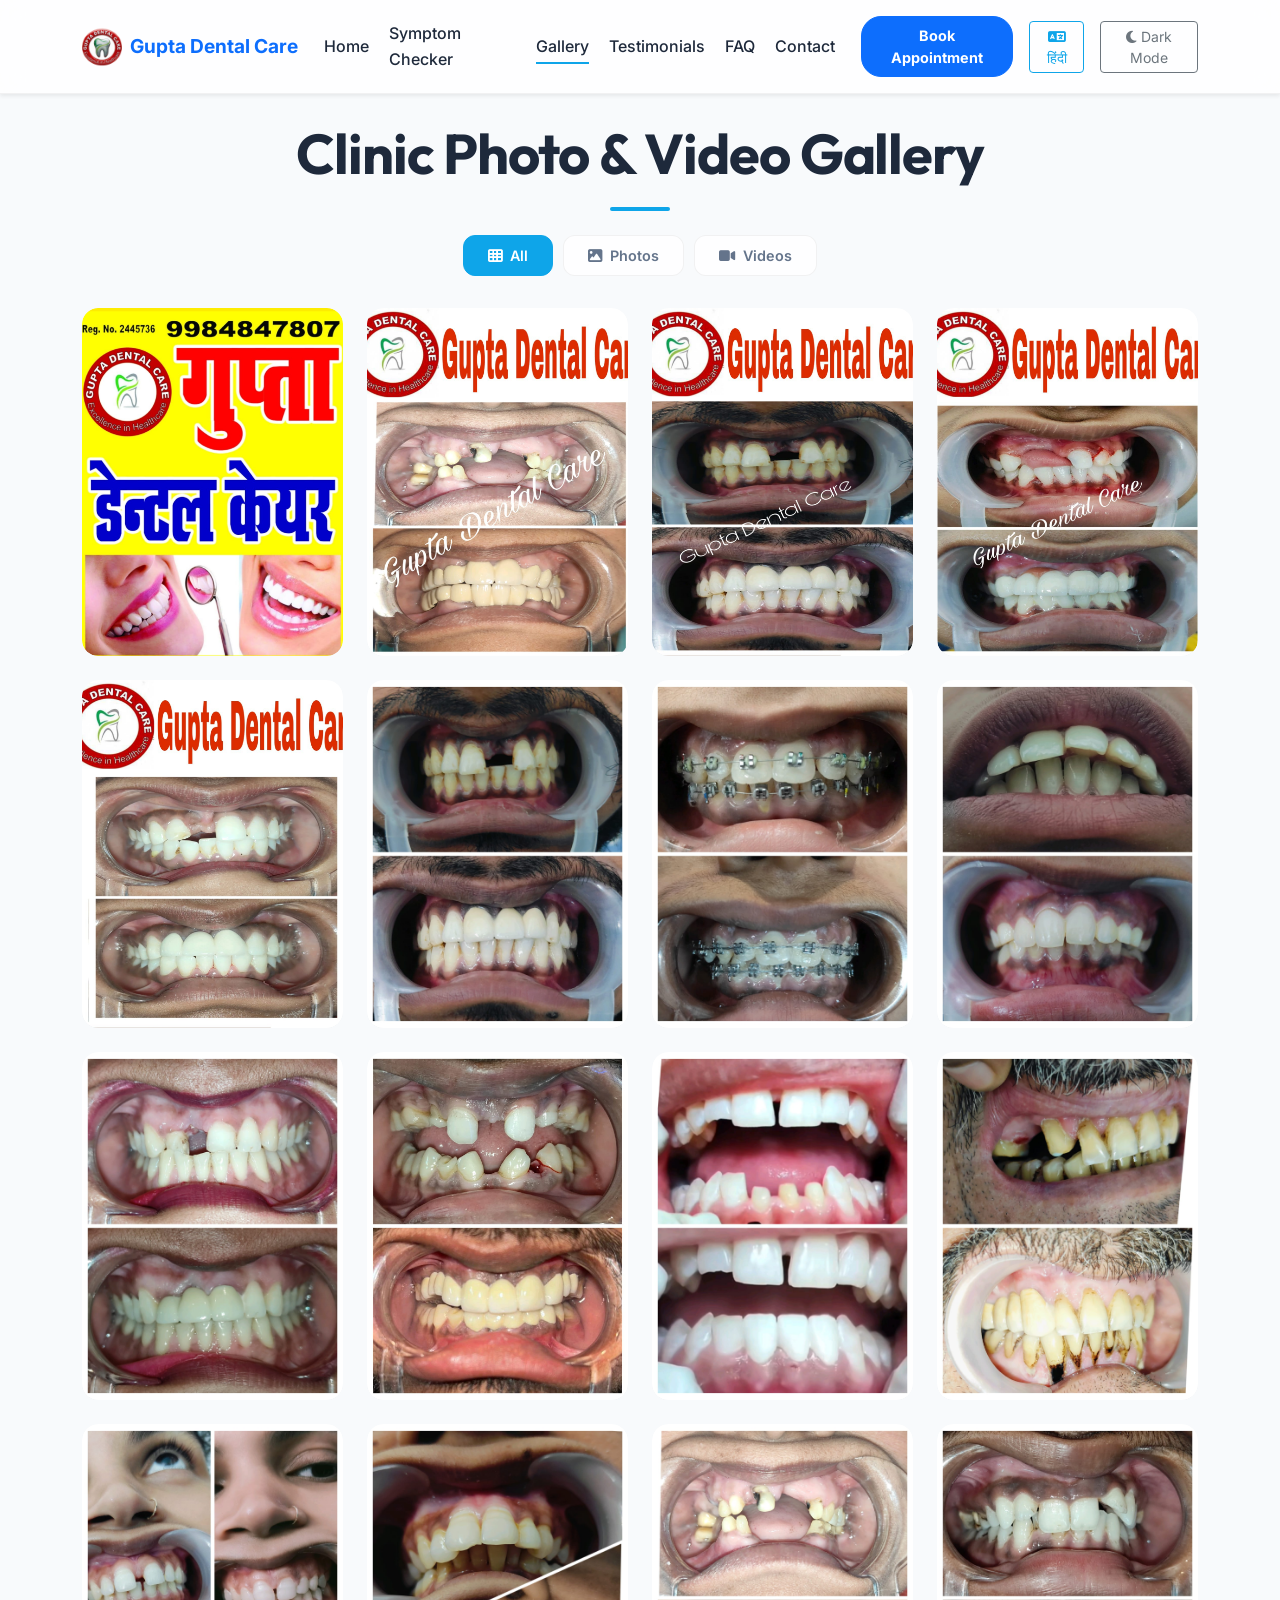
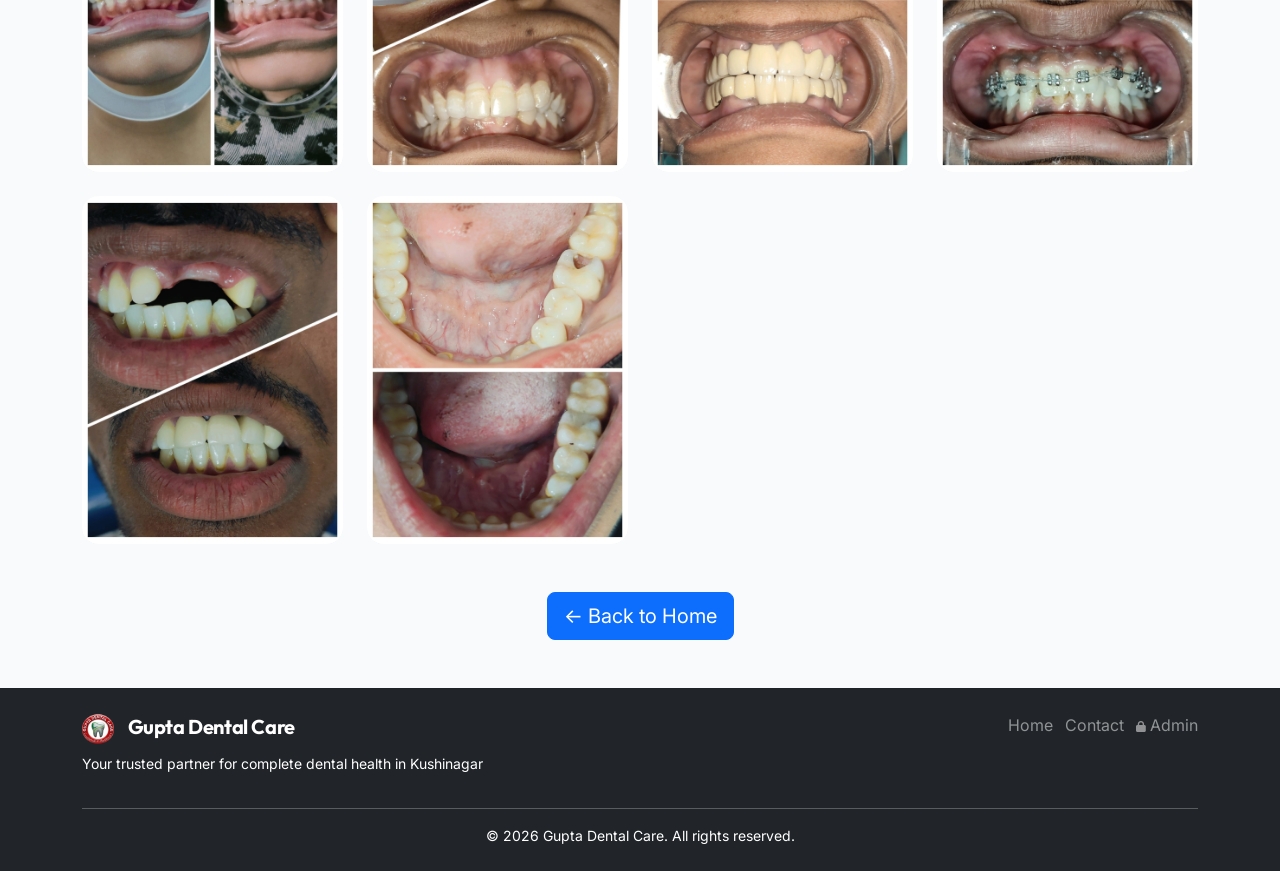
<file: gallery/index.html>
<!DOCTYPE html>
<html lang="en">

<head>
    <meta charset="UTF-8">
    <link rel="icon" type="image/png" href="../favicon.png">
    <link rel="shortcut icon" type="image/x-icon" href="../favicon.ico">
    <meta name="viewport" content="width=device-width, initial-scale=1.0">
    <meta name="description" content="View clinic photos and treatment videos of Gupta Dental Care - the best dental clinic in Kushinagar. Take a virtual tour of our modern dental hospital in Kasia Bazaar.">
    <meta name="keywords" content="gupta dental care gallery, dental clinic photos kushinagar, best dentist in kushinagar clinic, dental clinic inside photos, dentist hospital kasia bazaar">
    <title>Clinic Photo & Video Gallery | Gupta Dental Care Kushinagar</title>

    <!-- Canonical URL -->
    <link rel="canonical" href="https://bitcodeashishcloud.github.io/Gupta-Dental-Care/gallery/">

    <!-- Open Graph / Facebook -->
    <meta property="og:type" content="website">
    <meta property="og:url" content="https://bitcodeashishcloud.github.io/Gupta-Dental-Care/gallery/">
    <meta property="og:title" content="Clinic Photo & Video Gallery | Gupta Dental Care Kushinagar">
    <meta property="og:description" content="Explore photos and videos of Gupta Dental Care - the best dental clinic in Kushinagar (Gandhi Chauk, Kasia Bazaar). Take a look at our modern facility and advanced equipment.">
    <meta property="og:image" content="https://bitcodeashishcloud.github.io/Gupta-Dental-Care/logo.png">

    <!-- Twitter -->
    <meta property="twitter:card" content="summary_large_image">
    <meta property="twitter:url" content="https://bitcodeashishcloud.github.io/Gupta-Dental-Care/gallery/">
    <meta property="twitter:title" content="Clinic Photo & Video Gallery | Gupta Dental Care Kushinagar">
    <meta property="twitter:description" content="Explore photos and videos of Gupta Dental Care - the best dental clinic in Kushinagar (Gandhi Chauk, Kasia Bazaar). Take a look at our modern facility and advanced equipment.">
    <meta property="twitter:image" content="https://bitcodeashishcloud.github.io/Gupta-Dental-Care/logo.png">
    <!-- Google Fonts -->
    <link
        href="https://fonts.googleapis.com/css2?family=Outfit:wght@300;400;500;600;700;800&family=Inter:wght@300;400;500;600;700&display=swap"
        rel="stylesheet">
    <link href="https://cdn.jsdelivr.net/npm/bootstrap@5.3.0/dist/css/bootstrap.min.css" rel="stylesheet">
    <link rel="stylesheet" href="https://cdnjs.cloudflare.com/ajax/libs/font-awesome/6.4.0/css/all.min.css">
    <link rel="stylesheet" href="../styles.css">
    <style>
        /* Gallery page specific styles */
        .gallery-filter-bar {
            display: flex;
            justify-content: center;
            gap: 10px;
            margin-bottom: 32px;
            flex-wrap: wrap;
        }

        .gallery-filter-btn {
            padding: 8px 24px;
            background: var(--bg-surface);
            border: 1px solid var(--border-glass);
            border-radius: 12px;
            color: var(--text-muted);
            font-weight: 600;
            font-size: 0.9rem;
            cursor: pointer;
            transition: var(--transition);
            font-family: 'Inter', sans-serif;
        }

        .gallery-filter-btn.active {
            background: var(--primary);
            color: white;
            border-color: var(--primary);
        }

        .gallery-filter-btn:hover:not(.active) {
            border-color: var(--primary);
            color: var(--primary);
        }

        .gallery-video-item video {
            width: 100%;
            border-radius: 16px;
            cursor: pointer;
        }

        .gallery-loading {
            text-align: center;
            padding: 60px 20px;
            color: var(--text-muted);
        }

        .gallery-loading i {
            font-size: 2rem;
            margin-bottom: 16px;
            animation: spin 1s linear infinite;
        }

        @keyframes spin {
            to { transform: rotate(360deg); }
        }

        /* Lightbox */
        .lightbox-overlay {
            position: fixed;
            inset: 0;
            background: rgba(0, 0, 0, 0.95);
            z-index: 10000;
            display: none;
            align-items: center;
            justify-content: center;
            cursor: pointer;
        }

        .lightbox-overlay.active {
            display: flex;
        }

        .lightbox-overlay img,
        .lightbox-overlay video {
            max-width: 92%;
            max-height: 92%;
            border-radius: 12px;
            box-shadow: 0 10px 50px rgba(0, 0, 0, 0.5);
        }

        .lightbox-close {
            position: absolute;
            top: 20px;
            right: 30px;
            color: white;
            font-size: 2rem;
            cursor: pointer;
            z-index: 10001;
            transition: var(--transition);
        }

        .lightbox-close:hover {
            color: var(--primary);
            transform: scale(1.2);
        }
    </style>
</head>

<body>
    <!-- Navigation -->
    <nav class="navbar navbar-expand-lg navbar-light bg-white fixed-top shadow-sm">
        <div class="container">
            <a class="navbar-brand d-flex align-items-center" href="../" style="max-width: 75%;">
                <img src="../logo.png" alt="Gupta Dental Care Clinic Logo" style="height: 40px; width: auto; object-fit: contain;">
                <span class="ms-2 fw-bold text-primary text-truncate" style="font-size: 1.2rem;">Gupta Dental Care</span>
            </a>
            <button class="navbar-toggler" type="button" data-bs-toggle="collapse" data-bs-target="#navbarNav"
                aria-label="Toggle navigation">
                <span class="navbar-toggler-icon"></span>
            </button>
            <div class="collapse navbar-collapse" id="navbarNav">
                <ul class="navbar-nav ms-auto align-items-center">
                    <li class="nav-item"><a class="nav-link" href="../" data-en="Home" data-hi="होम">Home</a></li>
                    <li class="nav-item"><a class="nav-link" href="../symptoms/" data-en="Symptom Checker" data-hi="लक्षण जांचकर्ता">Symptom Checker</a></li>
                    <li class="nav-item"><a class="nav-link active" href="../gallery/" data-en="Gallery" data-hi="गैलरी">Gallery</a></li>
                    <li class="nav-item"><a class="nav-link" href="../#testimonials" data-en="Testimonials" data-hi="समीक्षा">Testimonials</a></li>
                    <li class="nav-item"><a class="nav-link" href="../#faq" data-en="FAQ" data-hi="सामान्य प्रश्न">FAQ</a></li>
                    <li class="nav-item"><a class="nav-link" href="../#contact" data-en="Contact" data-hi="संपर्क">Contact</a></li>
                    <li class="nav-item ms-lg-3 mt-2 mt-lg-0 mb-2 mb-lg-0">
                        <a class="btn btn-primary nav-cta-btn px-3 py-2 fw-bold text-white" href="../booking/" data-en="Book Appointment" data-hi="अपॉइंटमेंट बुक करें" style="border-radius: 20px; font-size: 0.9rem; text-decoration: none;">Book Appointment</a>
                    </li>
                    <li class="nav-item ms-3">
                        <button class="btn btn-outline-primary btn-sm language-toggle" onclick="toggleLanguage()">
                            <i class="fas fa-language"></i> <span id="lang-text">हिंदी</span>
                        </button>
                    </li>
                    <li class="nav-item ms-3">
                        <button class="btn btn-outline-secondary btn-sm" id="bg-toggle" onclick="toggleBackgroundMode()">
                            <i class="fas fa-moon"></i> <span id="bg-mode-text">Dark Mode</span>
                        </button>
                    </li>
                </ul>
            </div>
        </div>
    </nav>

    <div class="container" style="margin-top: 120px;">
        <div class="text-center mb-4">
            <h1 class="display-4 fw-bold" data-en="Clinic Photo & Video Gallery" data-hi="क्लिनिक फोटो और वीडियो गैलरी">Clinic Photo & Video Gallery</h1>
            <div class="title-border"></div>
        </div>

        <!-- Filter Bar -->
        <div class="gallery-filter-bar">
            <button class="gallery-filter-btn active" onclick="filterGallery('all', this)">
                <i class="fas fa-th me-1"></i> <span data-en="All" data-hi="सभी">All</span>
            </button>
            <button class="gallery-filter-btn" onclick="filterGallery('image', this)">
                <i class="fas fa-image me-1"></i> <span data-en="Photos" data-hi="तस्वीरें">Photos</span>
            </button>
            <button class="gallery-filter-btn" onclick="filterGallery('video', this)">
                <i class="fas fa-video me-1"></i> <span data-en="Videos" data-hi="वीडियो">Videos</span>
            </button>
        </div>

        <div class="row g-4" id="dynamicGalleryContainer">
            <div class="gallery-loading">
                <i class="fas fa-circle-notch"></i>
                <p data-en="Loading gallery..." data-hi="गैलरी लोड हो रही है...">Loading gallery...</p>
            </div>
        </div>
        
        <div class="text-center my-5">
            <a href="../" class="btn btn-primary btn-lg" data-en="&larr; Back to Home" data-hi="&larr; होम पर वापस जाएं">&larr; Back to Home</a>
        </div>
    </div>

    <!-- Lightbox -->
    <div class="lightbox-overlay" id="lightbox" onclick="closeLightbox(event)">
        <span class="lightbox-close" onclick="closeLightbox(event)">&times;</span>
        <div id="lightboxContent"></div>
    </div>

    <!-- Footer -->
    <footer class="bg-dark text-white py-4 mt-5">
        <div class="container">
            <div class="row">
                <div class="col-md-6 mb-3 mb-md-0">
                    <h5><img src="../logo.png" alt="Gupta Dental Care Clinic Logo"
                            style="height: 32px; width: auto; margin-right: 10px; vertical-align: middle;"> Gupta Dental
                        Care</h5>
                    <p class="small" data-en="Your trusted partner for complete dental health in Kushinagar" data-hi="कुशीनगर में संपूर्ण दंत स्वास्थ्य के लिए आपका विश्वसनीय साथी">Your trusted partner for complete dental health in Kushinagar</p>
                </div>
                <div class="col-md-6 text-md-end">
                    <ul class="list-inline mb-0">
                        <li class="list-inline-item"><a href="../#home"
                                class="text-white-50 text-decoration-none" data-en="Home" data-hi="होम">Home</a></li>
                        <li class="list-inline-item"><a href="../#contact"
                                class="text-white-50 text-decoration-none" data-en="Contact" data-hi="संपर्क">Contact</a></li>
                        <li class="list-inline-item"><a href="../admin/"
                                class="text-white-50 text-decoration-none"><i class="fas fa-lock me-1" style="font-size: 0.7rem;"></i>Admin</a></li>
                    </ul>
                </div>
            </div>
            <hr class="bg-white my-3">
            <div class="text-center small">
                <p class="mb-0">&copy; 2026 Gupta Dental Care. All rights reserved.</p>
            </div>
        </div>
    </footer>

    <!-- Bootstrap JS & App JS -->
    <script src="https://cdn.jsdelivr.net/npm/bootstrap@5.3.0/dist/js/bootstrap.bundle.min.js"></script>
    <script src="../script.js"></script>
    <script>
        // Configuration from Admin Panel
        let cloudinaryConfig = {
            cloudName: 'dnamua01d', // Your New Cloud Name
            galleryTag: 'gupta_dental_gallery'
        };

        // Static gallery items based on local Gallery folder (Fallback)
        const localImages = [
            "1_A.jpeg", "2_A.jpeg", "3_A.jpeg", "4_A.jpeg", "5_A.jpeg", "6_A.jpeg",
            "7_A.jpeg", "8_A.jpeg", "9_A.jpeg", "10_A.jpeg", "11_A.jpeg", "12_A.jpeg",
            "13_A.jpeg", "14_A.jpeg", "15_A.jpeg", "16_A.jpeg", "17_A.jpeg", "18_A.jpeg"
        ];

        async function initGallery() {
            // Load config from localStorage
            const saved = localStorage.getItem('cloudinary_config');
            if (saved) {
                cloudinaryConfig = JSON.parse(saved);
            }

            if (cloudinaryConfig.cloudName && cloudinaryConfig.galleryTag) {
                try {
                    await fetchCloudinaryImages();
                } catch (error) {
                    console.warn("Cloudinary fetch failed, falling back to local images:", error);
                    renderLocalGallery();
                }
            } else {
                renderLocalGallery();
            }
        }

        async function fetchCloudinaryImages() {
            const container = document.getElementById('dynamicGalleryContainer');
            const url = `https://res.cloudinary.com/${cloudinaryConfig.cloudName}/image/list/${cloudinaryConfig.galleryTag}.json?cb=${Date.now()}`;
            
            const response = await fetch(url);
            
            if (!response.ok) {
                console.error("Cloudinary Error:", response.status, response.statusText);
                if (response.status === 404) {
                    console.warn("No images found with tag:", cloudinaryConfig.galleryTag);
                } else if (response.status === 403) {
                    alert("Gallery configuration issue: You must enable 'Resource List' in your Cloudinary Security settings.");
                }
                throw new Error("Could not fetch resources");
            }
            
            const data = await response.json();
            const resources = (data.resources || []).reverse();
            
            console.log(`Successfully loaded ${resources.length} images from Cloudinary.`);
            
            if (resources.length === 0) {
                console.log("Empty gallery found, showing local folder images as fallback.");
                renderLocalGallery();
                return;
            }

            container.innerHTML = '';
            resources.forEach(res => {
                const col = document.createElement('div');
                col.className = 'col-lg-3 col-md-4 col-sm-6';
                
                // Optimized Cloudinary URL
                const fileUrl = `https://res.cloudinary.com/${cloudinaryConfig.cloudName}/image/upload/f_auto,q_auto/${res.public_id}.${res.format}`;
                const thumbUrl = `https://res.cloudinary.com/${cloudinaryConfig.cloudName}/image/upload/w_500,h_500,c_fill,f_auto,q_auto/${res.public_id}.${res.format}`;
                
                col.innerHTML = `
                    <div class="gallery-item premium-hover" onclick="openLightbox('image', '${fileUrl}')">
                        <img src="${thumbUrl}" alt="Gupta Dental Care Clinic Gallery Photo - Kushinagar" class="img-fluid rounded-4 shadow-sm gallery-img" loading="lazy">
                        <div class="gallery-overlay rounded-4">
                            <i class="fas fa-search-plus fs-2 text-white"></i>
                        </div>
                    </div>
                `;
                container.appendChild(col);
            });
        }

        function renderLocalGallery() {
            const container = document.getElementById('dynamicGalleryContainer');
            container.innerHTML = '';

            localImages.forEach(imgName => {
                const col = document.createElement('div');
                col.className = 'col-lg-3 col-md-4 col-sm-6';
                const fileUrl = './' + imgName;
                
                col.innerHTML = `
                    <div class="gallery-item premium-hover" onclick="openLightbox('image', '${fileUrl}')">
                        <img src="${fileUrl}" alt="Gupta Dental Care Clinic Gallery Photo - Kushinagar" class="img-fluid rounded-4 shadow-sm gallery-img" loading="lazy">
                        <div class="gallery-overlay rounded-4">
                            <i class="fas fa-search-plus fs-2 text-white"></i>
                        </div>
                    </div>
                `;
                container.appendChild(col);
            });

            // Add a badge indicating these are local fallback images if no cloudinary config
            if (!cloudinaryConfig.cloudName) {
                console.log("Showing local gallery (no Cloudinary config)");
            }
        }

        // Filter function
        function filterGallery(type, btn) {
            document.querySelectorAll('.gallery-filter-btn').forEach(b => b.classList.remove('active'));
            btn.classList.add('active');
            
            if (type === 'video') {
                const container = document.getElementById('dynamicGalleryContainer');
                container.innerHTML = '<div class="col-12 text-center text-muted py-5"><i class="fas fa-video-slash mb-3 fa-2x"></i><p>No videos available at the moment.</p></div>';
            } else {
                initGallery();
            }
        }

        // Lightbox
        function openLightbox(type, url) {
            const overlay = document.getElementById('lightbox');
            const content = document.getElementById('lightboxContent');

            if (type === 'video') {
                content.innerHTML = `<video src="${url}" controls autoplay style="max-width:92vw;max-height:90vh;border-radius:12px;"></video>`;
            } else {
                content.innerHTML = `<img src="${url}" alt="Gallery" style="max-width:92vw;max-height:90vh;border-radius:12px;">`;
            }
            overlay.classList.add('active');
            document.body.style.overflow = 'hidden';
        }

        function closeLightbox(e) {
            if (e.target.id === 'lightbox' || e.target.classList.contains('lightbox-close')) {
                document.getElementById('lightbox').classList.remove('active');
                document.getElementById('lightboxContent').innerHTML = '';
                document.body.style.overflow = '';
            }
        }

        document.addEventListener('keydown', (e) => {
            if (e.key === 'Escape') {
                const lightbox = document.getElementById('lightbox');
                if (lightbox && lightbox.classList.contains('active')) {
                    lightbox.classList.remove('active');
                    document.getElementById('lightboxContent').innerHTML = '';
                    document.body.style.overflow = '';
                }
            }
        });

        // Initialize on load
        window.onload = initGallery;
    </script>

    <!-- Sticky Mobile Action Bar -->
    <div class="sticky-mobile-bar d-lg-none">
        <a href="tel:+919984847807" class="sticky-bar-btn sticky-bar-call"><i class="fas fa-phone-alt"></i> Call</a>
        <a href="https://wa.me/919984847807?text=Hello%20Dr.%20A%20Gupta,%20I%20would%20like%20to%20book%20an%20appointment" target="_blank" rel="noopener" class="sticky-bar-btn sticky-bar-wa"><i class="fab fa-whatsapp"></i> WhatsApp</a>
        <a href="../booking/" class="sticky-bar-btn sticky-bar-book"><i class="fas fa-calendar-alt"></i> Book</a>
    </div>
</body>

</html>
</file>
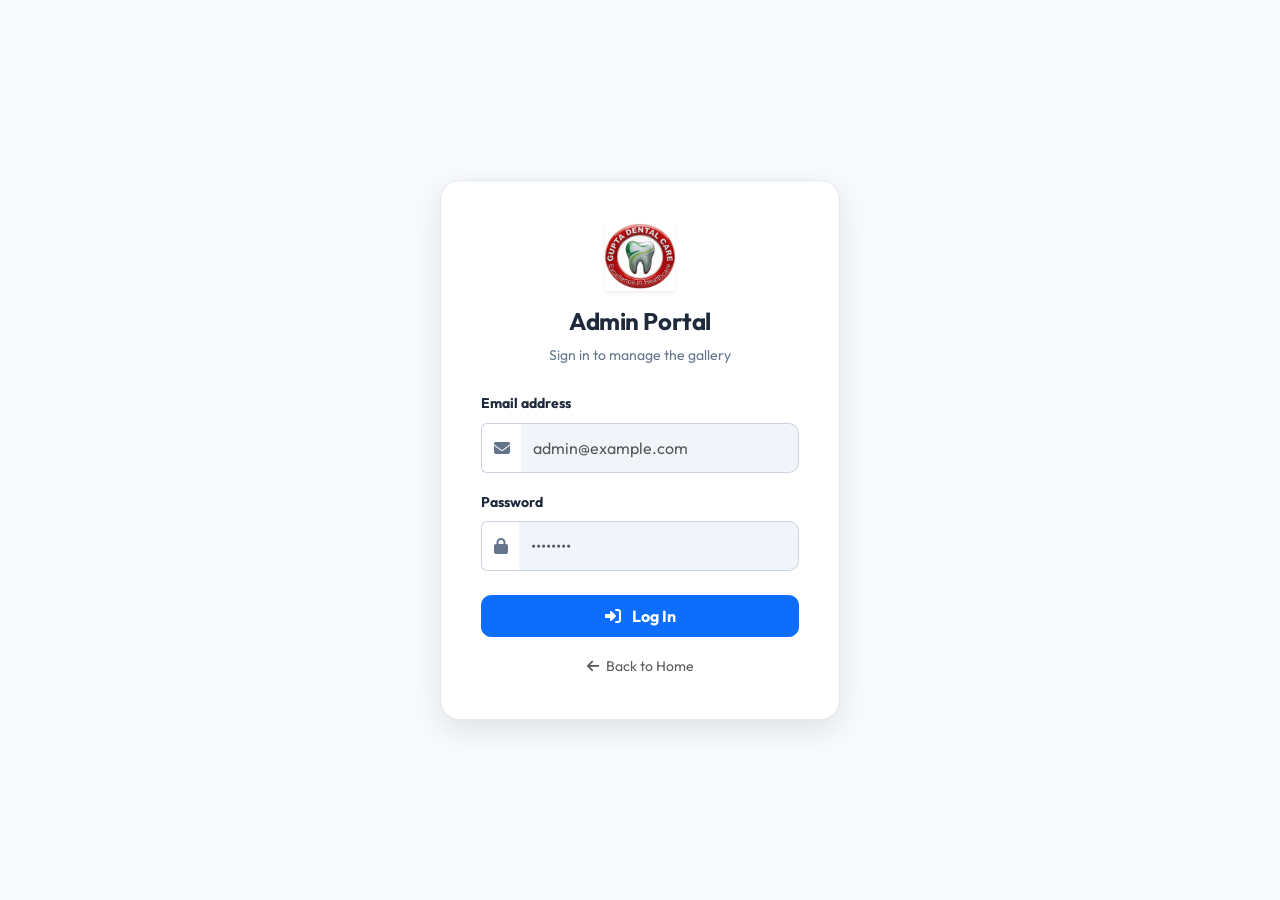
<file: login/index.html>
﻿<!DOCTYPE html>
<html lang="en">

<head>
    <meta charset="UTF-8">
    <link rel="icon" type="image/png" href="../favicon.png">
    <link rel="shortcut icon" type="image/x-icon" href="../favicon.ico">
    <meta name="viewport" content="width=device-width, initial-scale=1.0">
    <title>Admin Login | Gupta Dental Care</title>
    <!-- Google Fonts -->
    <link href="https://fonts.googleapis.com/css2?family=Outfit:wght@300;400;500;600;700;800&family=Inter:wght@300;400;500;600;700&display=swap" rel="stylesheet">
    <link href="https://cdn.jsdelivr.net/npm/bootstrap@5.3.0/dist/css/bootstrap.min.css" rel="stylesheet">
    <link rel="stylesheet" href="https://cdnjs.cloudflare.com/ajax/libs/font-awesome/6.4.0/css/all.min.css">
    <link rel="stylesheet" href="../styles.css">
    <style>
        body {
            display: flex;
            align-items: center;
            justify-content: center;
            min-height: 100vh;
            background: var(--bg-main, #0f172a);
            color: var(--text-main, #f8fafc);
            margin: 0;
            font-family: 'Outfit', sans-serif;
        }
        .login-card {
            background: var(--bg-surface, #1e293b);
            border: 1px solid var(--border-glass, rgba(255, 255, 255, 0.1));
            border-radius: 20px;
            padding: 40px;
            box-shadow: 0 10px 30px rgba(0, 0, 0, 0.5);
            backdrop-filter: blur(10px);
            width: 100%;
            max-width: 400px;
            margin: 20px;
        }
        .login-card .form-control {
            background: rgba(255, 255, 255, 0.05);
            border: 1px solid var(--border-glass, rgba(255, 255, 255, 0.1));
            color: var(--text-main, #f8fafc);
            border-radius: 10px;
            padding: 12px;
        }
        .login-card .form-control:focus {
            background: rgba(255, 255, 255, 0.1);
            box-shadow: none;
            border-color: var(--primary, #0ea5e9);
        }
        .login-card .input-group-text {
            border: 1px solid var(--border-glass, rgba(255, 255, 255, 0.1));
            color: #94a3b8;
        }
        body.light-mode {
            background: #f8fafc;
        }
        body.light-mode .login-card {
            background: #ffffff;
            box-shadow: 0 10px 30px rgba(0, 0, 0, 0.1);
            border-color: #e2e8f0;
        }
        body.light-mode .login-card .form-control {
            background: #f1f5f9;
            border-color: #cbd5e1;
            color: #334155;
        }
        body.light-mode .input-group-text {
            border-color: #cbd5e1;
            color: #64748b;
        }
        body.light-mode p.text-muted {
            color: #64748b !important;
        }
    </style>
</head>

<body>
    <div class="login-card">
        <div class="text-center mb-4">
            <img src="../logo.png" alt="Logo" style="height: 70px; object-fit: contain;" class="mb-3 shadow-sm">
            <h4 class="fw-bold">Admin Portal</h4>
            <p class="text-muted small">Sign in to manage the gallery</p>
        </div>
        <form id="loginForm">
            <div id="errorMsg" class="alert alert-danger d-none small py-2 mb-3"><i class="fas fa-exclamation-circle me-1"></i> Invalid credentials</div>
            <div class="mb-3">
                <label class="form-label small fw-bold">Email address</label>
                <div class="input-group">
                    <span class="input-group-text bg-transparent border-end-0"><i class="fas fa-envelope"></i></span>
                    <input type="email" id="email" class="form-control border-start-0" required placeholder="admin@example.com">
                </div>
            </div>
            <div class="mb-4">
                <label class="form-label small fw-bold">Password</label>
                <div class="input-group">
                    <span class="input-group-text bg-transparent border-end-0"><i class="fas fa-lock"></i></span>
                    <input type="password" id="password" class="form-control border-start-0" required placeholder="••••••••">
                </div>
            </div>
            <button type="submit" class="btn btn-primary w-100 py-2 fw-bold" style="border-radius: 10px;">
                <i class="fas fa-sign-in-alt me-2"></i> Log In
            </button>
        </form>
        <div class="text-center mt-3">
             <a href="../" class="text-decoration-none small text-muted"><i class="fas fa-arrow-left me-1"></i> Back to Home</a>
        </div>
    </div>

    <script src="../admin.js"></script>
</body>

</html>
</file>
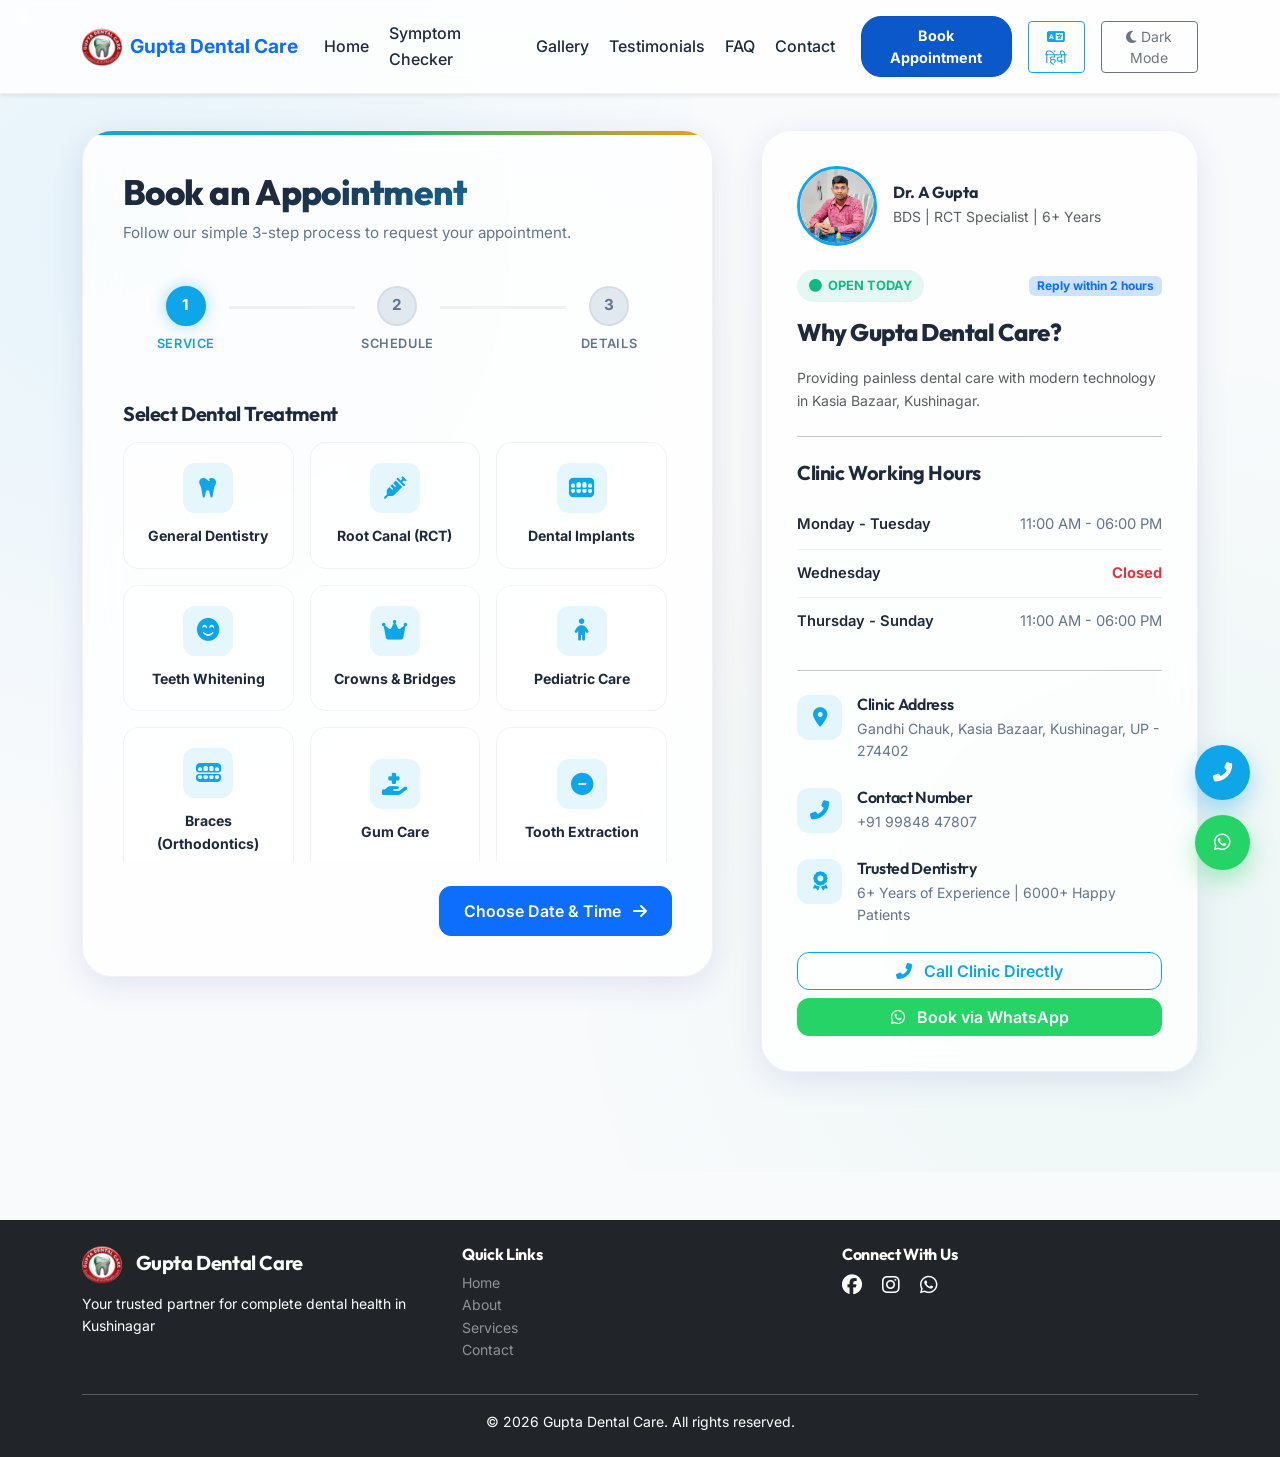
<file: booking.html>
<!DOCTYPE html>
<html lang="en">
<head>
    <meta charset="UTF-8">
    <meta http-equiv="refresh" content="0;url=booking/">
    <link rel="canonical" href="booking/">
    <title>Redirecting...</title>
    <script>location.replace('booking/' + location.search + location.hash);</script>
</head>
<body><p><a href="booking/">Continue to Booking</a></p></body>
</html>
</file>
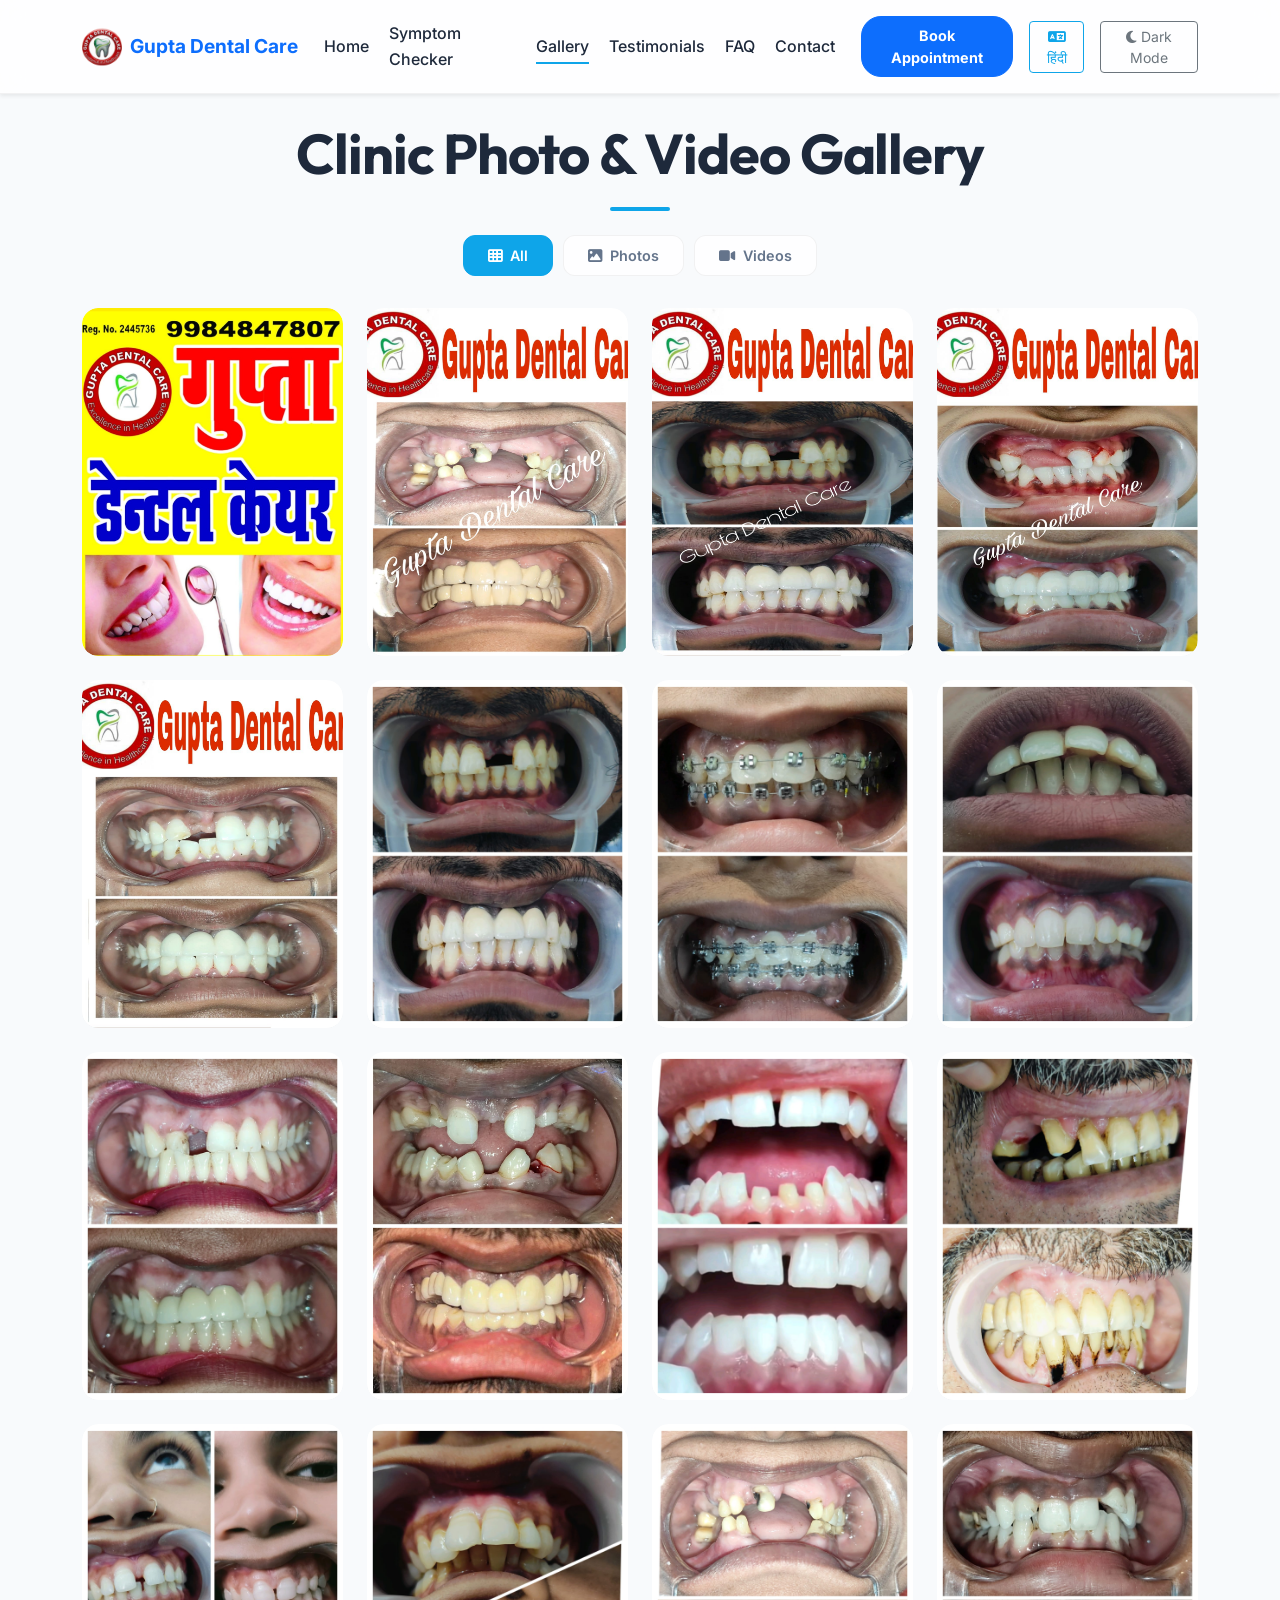
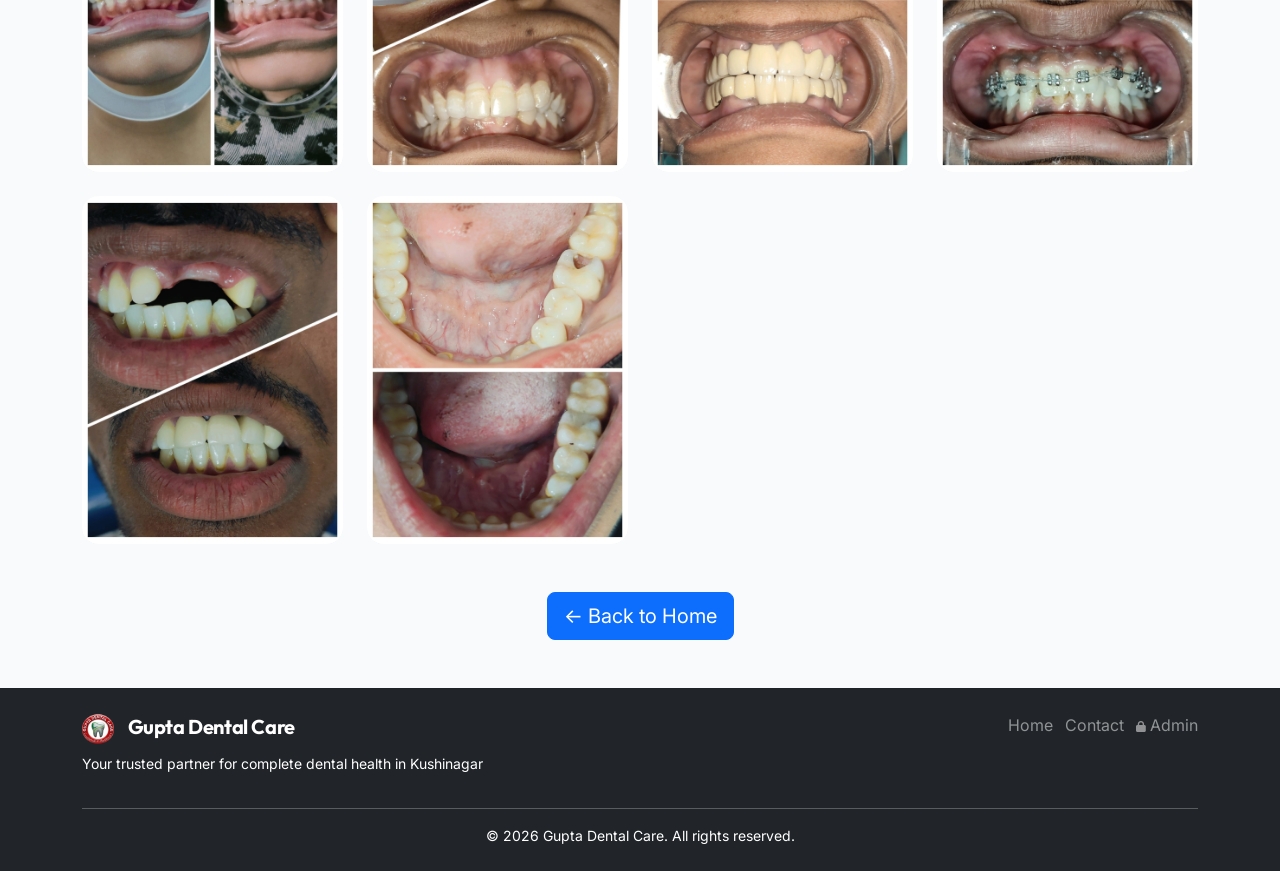
<file: gallery.html>
<!DOCTYPE html>
<html lang="en">
<head>
    <meta charset="UTF-8">
    <meta http-equiv="refresh" content="0;url=gallery/">
    <link rel="canonical" href="gallery/">
    <title>Redirecting...</title>
    <script>location.replace('gallery/' + location.search + location.hash);</script>
</head>
<body><p><a href="gallery/">Continue to Gallery</a></p></body>
</html>
</file>
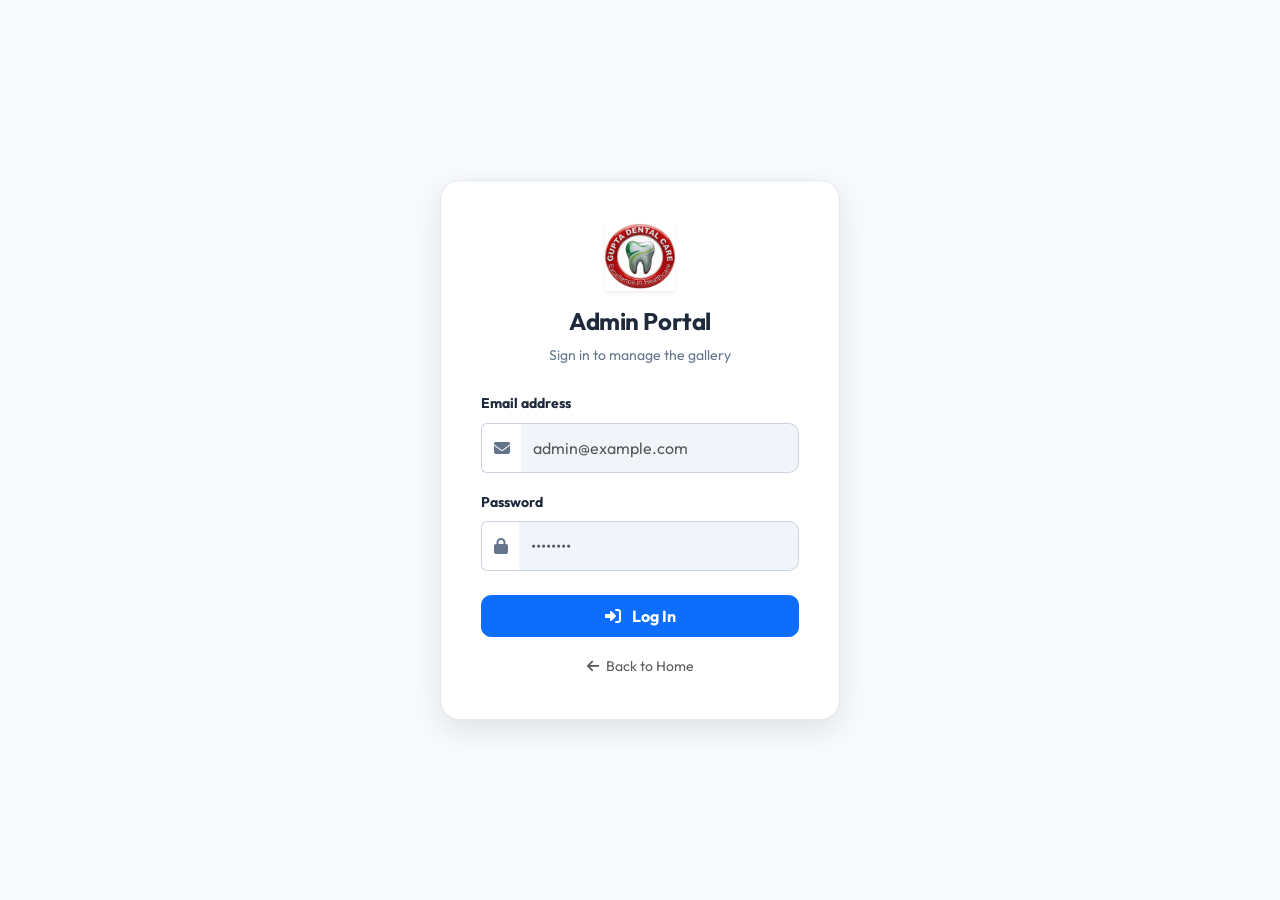
<file: login.html>
<!DOCTYPE html>
<html lang="en">
<head>
    <meta charset="UTF-8">
    <meta http-equiv="refresh" content="0;url=login/">
    <link rel="canonical" href="login/">
    <title>Redirecting...</title>
    <script>location.replace('login/' + location.search + location.hash);</script>
</head>
<body><p><a href="login/">Continue to Login</a></p></body>
</html>
</file>
<file: styles.css>
/* 
=====================================================
Gupta Dental Care - Premium Modern Design System
Aesthetics: Rich, Bold, Glassmorphic, and Responsive
=====================================================
*/

:root {
    /* Colors */
    --primary: #0EA5E9;
    --primary-dark: #0284C7;
    --secondary: #F59E0B;
    --accent: #10B981;

    /* Dark Mode Defaults */
    --bg-body: #0F172A;
    --bg-surface: rgba(30, 41, 59, 0.7);
    --text-main: #F8FAFC;
    --text-muted: #94A3B8;
    --border-glass: rgba(255, 255, 255, 0.1);
    --shadow-glass: 0 8px 32px 0 rgba(0, 0, 0, 0.37);
    --nav-bg: rgba(15, 23, 42, 0.8);
    --hero-bg: #0F172A;

    /* Transition */
    --transition: all 0.4s cubic-bezier(0.4, 0, 0.2, 1);
}

/* Light Mode Overrides */
body.light-mode {
    --bg-body: #F8FAFC;
    --bg-surface: rgba(255, 255, 255, 0.8);
    --text-main: #1E293B;
    --text-muted: #64748B;
    --border-glass: rgba(0, 0, 0, 0.05);
    --shadow-glass: 0 8px 32px 0 rgba(31, 38, 135, 0.1);
    --nav-bg: rgba(255, 255, 255, 0.8);
    --hero-bg: #C9C9CB;
}

/* ==================== Reset & Base ==================== */
* {
    margin: 0;
    padding: 0;
    box-sizing: border-box;
}

body {
    font-family: 'Inter', 'Noto Sans Devanagari', sans-serif;
    background-color: var(--bg-body);
    color: var(--text-main);
    line-height: 1.6;
    overflow-x: hidden;
    transition: background-color 0.5s ease, color 0.5s ease;
}

h1,
h2,
h3,
h4,
h5,
h6 {
    font-family: 'Outfit', sans-serif;
    font-weight: 700;
    letter-spacing: -0.02em;
}

section {
    padding: 100px 0;
}

.title-border {
    width: 60px;
    height: 4px;
    background: var(--primary);
    margin: 20px auto;
    border-radius: 2px;
}

/* ==================== Navigation ==================== */
.navbar {
    background: var(--nav-bg) !important;
    backdrop-filter: blur(12px);
    -webkit-backdrop-filter: blur(12px);
    border-bottom: 1px solid var(--border-glass);
    padding: 1rem 0;
    transition: var(--transition);
}

.navbar-brand {
    font-size: 1.5rem;
    color: var(--primary) !important;
}

.nav-link {
    color: var(--text-main) !important;
    font-weight: 500;
    margin: 0 10px;
    position: relative;
    padding: 5px 0 !important;
}

.nav-link::after {
    content: '';
    position: absolute;
    bottom: 0;
    left: 0;
    width: 0;
    height: 2px;
    background: var(--primary);
    transition: var(--transition);
}

.nav-link:hover::after,
.nav-link.active::after {
    width: 100%;
}

.nav-link:hover {
    color: var(--primary) !important;
}

/* ==================== Hero Section ==================== */
.hero-section {
    min-height: 100vh;
    display: flex;
    align-items: center;
    background: radial-gradient(circle at top right, rgba(14, 165, 233, 0.1), transparent),
        radial-gradient(circle at bottom left, rgba(14, 165, 233, 0.05), transparent);
    padding-top: 100px;
}

.hero-content h1 {
    font-size: clamp(2.5rem, 5vw, 4rem);
    line-height: 1.1;
    margin-bottom: 1.5rem;
    background: linear-gradient(135deg, var(--text-main) 30%, var(--primary));
    -webkit-background-clip: text;
    -webkit-text-fill-color: transparent;
}

.hero-buttons .btn {
    padding: 12px 32px;
    border-radius: 12px;
    font-weight: 600;
    transform: translateY(0);
    transition: var(--transition);
}

.hero-buttons .btn:hover {
    transform: translateY(-5px);
    box-shadow: 0 10px 20px -10px var(--primary);
}

.hero-image img {
    border: 8px solid var(--border-glass);
    box-shadow: var(--shadow-glass);
    animation: float 6s ease-in-out infinite;
}

@keyframes float {

    0%,
    100% {
        transform: translateY(0);
    }

    50% {
        transform: translateY(-20px);
    }
}

/* ==================== Trust Section ==================== */
.trust-section {
    background: var(--bg-surface);
    backdrop-filter: blur(10px);
    border: 1px solid var(--border-glass);
    margin-top: -50px;
    border-radius: 20px;
    box-shadow: var(--shadow-glass);
    z-index: 10;
    position: relative;
}

.trust-item h5 {
    font-size: 1.1rem;
    color: var(--primary);
}

.trust-item {
    padding: 1.25rem;
    border-radius: 16px;
    transition: var(--transition);
}

.trust-item:hover {
    transform: translateY(-6px);
    box-shadow: 0 12px 30px rgba(14, 165, 233, 0.12);
    background: var(--bg-surface);
}

/* ==================== Service Cards ==================== */
.service-card {
    background: var(--bg-surface);
    backdrop-filter: blur(8px);
    border: 1px solid var(--border-glass);
    padding: 40px 30px;
    border-radius: 24px;
    height: 100%;
    transition: var(--transition);
    position: relative;
    overflow: hidden;
}

.service-card::before {
    content: '';
    position: absolute;
    top: 0;
    left: 0;
    width: 100%;
    height: 100%;
    background: linear-gradient(135deg, transparent, rgba(14, 165, 233, 0.05));
    opacity: 0;
    transition: var(--transition);
    pointer-events: none;
}

.service-card:hover {
    transform: translateY(-10px);
    border-color: var(--primary);
    box-shadow: var(--shadow-glass);
}

.service-card:hover::before {
    opacity: 1;
}

.service-icon {
    width: 60px;
    height: 60px;
    background: rgba(14, 165, 233, 0.1);
    color: var(--primary);
    border-radius: 16px;
    display: flex;
    align-items: center;
    justify-content: center;
    font-size: 1.8rem;
    margin: 0 auto 20px;
    transition: var(--transition);
}

.service-card:hover .service-icon {
    background: var(--primary);
    color: white;
    transform: rotate(10deg);
}

/* ==================== Testimonials ==================== */
.testimonial-card {
    background: var(--bg-surface);
    backdrop-filter: blur(8px);
    border: 1px solid var(--border-glass);
    padding: 30px;
    border-radius: 24px;
    height: 100%;
    transition: var(--transition);
}

.testimonial-card:hover {
    box-shadow: var(--shadow-glass);
}

.rating i {
    color: var(--secondary);
    margin-right: 2px;
}

.testimonial-text {
    font-size: 0.95rem;
    color: var(--text-muted);
}

.testimonial-scroll-container {
    display: flex;
    overflow-x: auto;
    scroll-snap-type: x mandatory;
    gap: 1.5rem;
    padding-bottom: 20px;
    -ms-overflow-style: none;  /* IE and Edge */
    scrollbar-width: none;  /* Firefox */
}

.testimonial-scroll-container::-webkit-scrollbar {
    display: none;
}

.testimonial-wrap {
    flex: 0 0 calc(33.333% - 1rem);
    scroll-snap-align: start;
    min-width: 300px;
}

/* ==================== Contact & Footer ==================== */
.contact-card {
    background: var(--bg-surface);
    border: 1px solid var(--border-glass);
    padding: 30px;
    border-radius: 24px;
    transition: var(--transition);
}

.contact-icon {
    color: var(--primary);
    font-size: 1.5rem;
    margin-bottom: 15px;
}

footer {
    background: var(--bg-surface) !important;
    border-top: 1px solid var(--border-glass);
}

/* ==================== Floating Buttons ==================== */
.floating-buttons {
    position: fixed;
    bottom: 30px;
    right: 30px;
    display: flex;
    flex-direction: column;
    gap: 15px;
    z-index: 1000;
}

@media (max-width: 991.98px) {
    /* Sticky bar handles Call/WhatsApp/Book on mobile — hide duplicate FABs */
    .floating-buttons {
        display: none !important;
    }

    body {
        padding-bottom: calc(88px + env(safe-area-inset-bottom, 0px));
    }

    footer {
        padding-bottom: calc(1rem + env(safe-area-inset-bottom, 0px));
    }

    #faq .container,
    #contact .container,
    .booking-section .container {
        padding-bottom: 1.5rem;
    }

    .booking-section {
        padding-bottom: calc(2rem + env(safe-area-inset-bottom, 0px)) !important;
    }
}

.floating-btn {
    width: 55px;
    height: 55px;
    border-radius: 50%;
    background: var(--primary);
    color: white;
    display: flex;
    align-items: center;
    justify-content: center;
    font-size: 1.2rem;
    box-shadow: 0 10px 25px rgba(14, 165, 233, 0.4);
    transition: var(--transition);
    text-decoration: none;
}

.floating-btn:hover {
    transform: scale(1.1);
    color: white;
}

.whatsapp-btn {
    background: #25D366;
    box-shadow: 0 10px 25px rgba(37, 211, 102, 0.4);
}

/* ==================== Dark Mode Logic Refinement ==================== */
/* The toggleLanguage and toggleBackgroundMode in HTML rely on these */
body.light-mode .btn-outline-primary {
    color: var(--primary);
    border-color: var(--primary);
}

body.light-mode .bg-light {
    background-color: #F1F5F9 !important;
}

/* Gallery Hover Fix */
.gallery-item {
    position: relative;
    border-radius: 16px;
    overflow: hidden;
    cursor: pointer;
}

.gallery-overlay {
    position: absolute;
    inset: 0;
    background: rgba(14, 165, 233, 0.8);
    display: flex;
    align-items: center;
    justify-content: center;
    opacity: 0;
    transition: var(--transition);
}

.gallery-item:hover .gallery-overlay {
    opacity: 1;
}

.gallery-img {
    width: 100%;
    aspect-ratio: 3 / 2; /* Ensures 600x400 visual ratio */
    object-fit: cover;
    transition: transform 0.6s cubic-bezier(0.4, 0, 0.2, 1);
}

#homeDynamicGallery .gallery-img {
    aspect-ratio: 4 / 3;
}

#dynamicGalleryContainer .gallery-img {
    aspect-ratio: 3 / 4;
}

.premium-hover {
    overflow: hidden;
    position: relative;
    border: 3px solid transparent;
    transition: var(--transition);
}

.premium-hover:hover {
    border-color: var(--gold);
    box-shadow: 0 15px 35px rgba(15, 23, 42, 0.2);
    transform: translateY(-8px);
}

.premium-hover:hover .gallery-img {
    transform: scale(1.1);
}

/* Responsive Fixes */
@media (max-width: 768px) {
    section {
        padding: 60px 0;
    }

    .hero-section {
        text-align: center;
    }

    .hero-buttons {
        justify-content: center;
    }

    .trust-section {
        margin-top: 20px;
    }
    
    .testimonial-wrap {
        flex: 0 0 calc(100% - 1rem); /* 1 item clearly centered on mobile */
    }
}

/* Gallery Hover */
.gallery-item {
    overflow: hidden;
    border: 5px solid var(--gold);
    transition: all 0.4s ease;
}

.gallery-item:hover {
    transform: scale(1.05);
    box-shadow: var(--shadow-solid);
}

.gallery-overlay {
    background: rgba(15, 23, 42, 0.9);
}

/* Responsive */
@media (max-width: 991px) {
    .testimonial-wrap {
        flex: 0 0 calc(50% - 1rem); /* 2 items on tablets */
    }

    section {
        padding: 80px 0;
    }

    .hero-content h1 {
        font-size: 3rem;
    }
}

/* ==================== Next-Gen Booking Wizard Styles ==================== */
.booking-section {
    padding-top: 130px;
    background: radial-gradient(circle at 10% 20%, rgba(14, 165, 233, 0.08) 0%, transparent 40%),
                radial-gradient(circle at 90% 80%, rgba(16, 185, 129, 0.05) 0%, transparent 40%),
                radial-gradient(circle at 50% 50%, rgba(245, 158, 11, 0.02) 0%, transparent 50%);
}

.booking-card {
    background: var(--bg-surface);
    backdrop-filter: blur(16px);
    -webkit-backdrop-filter: blur(16px);
    border: 1px solid var(--border-glass);
    border-radius: 30px;
    box-shadow: var(--shadow-glass);
    padding: 40px;
    transition: var(--transition);
    position: relative;
    overflow: hidden;
}

.booking-card::after {
    content: '';
    position: absolute;
    top: 0;
    left: 0;
    width: 100%;
    height: 4px;
    background: linear-gradient(90deg, var(--primary), var(--accent), var(--secondary));
}

.booking-card:hover {
    box-shadow: 0 30px 60px rgba(0, 0, 0, 0.2);
}

.booking-title {
    font-size: 2.2rem;
    font-weight: 800;
    margin-bottom: 8px;
    background: linear-gradient(135deg, var(--text-main) 30%, var(--primary));
    -webkit-background-clip: text;
    -webkit-text-fill-color: transparent;
}

.booking-subtitle {
    color: var(--text-muted);
    font-size: 0.95rem;
    margin-bottom: 40px;
}

/* Multi-Step Wizard Progress Bar */
.step-progress-bar {
    display: flex;
    align-items: center;
    justify-content: space-between;
    position: relative;
}

.progress-step {
    display: flex;
    flex-direction: column;
    align-items: center;
    position: relative;
    z-index: 2;
    flex: 1;
}

.progress-step-icon {
    width: 40px;
    height: 40px;
    border-radius: 50%;
    background: rgba(15, 23, 42, 0.4);
    border: 2px solid var(--border-glass);
    color: var(--text-muted);
    display: flex;
    align-items: center;
    justify-content: center;
    font-weight: 700;
    font-size: 0.95rem;
    transition: var(--transition);
}

body.light-mode .progress-step-icon {
    background: #E2E8F0;
    color: #64748B;
}

.progress-step-label {
    font-size: 0.8rem;
    font-weight: 600;
    color: var(--text-muted);
    margin-top: 8px;
    text-transform: uppercase;
    letter-spacing: 0.05em;
    transition: var(--transition);
}

.progress-line {
    height: 3px;
    background: var(--border-glass);
    flex-grow: 1;
    margin: 0 -20px;
    margin-bottom: 24px;
    position: relative;
    z-index: 1;
    transition: var(--transition);
}

.progress-step.active .progress-step-icon {
    background: var(--primary);
    border-color: var(--primary);
    color: white;
    box-shadow: 0 0 15px rgba(14, 165, 233, 0.4);
}

.progress-step.active .progress-step-label {
    color: var(--primary);
}

.progress-step.completed .progress-step-icon {
    background: var(--accent);
    border-color: var(--accent);
    color: white;
}

.progress-step.completed .progress-step-label {
    color: var(--accent);
}

.progress-line.filled {
    background: var(--primary);
}

/* Wizard Steps Display */
.wizard-step-panel {
    display: none;
    animation: fadeIn 0.4s ease-in-out forwards;
}

.wizard-step-panel.active {
    display: block;
}

@keyframes fadeIn {
    from {
        opacity: 0;
        transform: translateY(10px);
    }
    to {
        opacity: 1;
        transform: translateY(0);
    }
}

/* Treatment Card Selection Grid */
.treatment-grid-container {
    max-height: 420px;
    overflow-y: auto;
    padding-right: 5px;
    margin-bottom: 25px;
}

/* Scrollbar for grid */
.treatment-grid-container::-webkit-scrollbar {
    width: 5px;
}
.treatment-grid-container::-webkit-scrollbar-track {
    background: rgba(14, 165, 233, 0.02);
}
.treatment-grid-container::-webkit-scrollbar-thumb {
    background: rgba(14, 165, 233, 0.2);
    border-radius: 10px;
}

.treatment-card-option {
    background: rgba(15, 23, 42, 0.2);
    border: 1px solid var(--border-glass);
    border-radius: 16px;
    padding: 20px;
    text-align: center;
    cursor: pointer;
    transition: var(--transition);
    height: 100%;
    display: flex;
    flex-direction: column;
    align-items: center;
    justify-content: center;
}

body.light-mode .treatment-card-option {
    background: rgba(255, 255, 255, 0.5);
}

.treatment-card-option:hover {
    transform: translateY(-5px);
    border-color: var(--primary);
    background: rgba(14, 165, 233, 0.05);
}

.treatment-card-option.selected {
    border-color: var(--primary) !important;
    background: linear-gradient(135deg, rgba(14, 165, 233, 0.1), rgba(14, 165, 233, 0.2)) !important;
    box-shadow: 0 8px 25px rgba(14, 165, 233, 0.15);
}

body.light-mode .treatment-card-option.selected {
    background: linear-gradient(135deg, rgba(14, 165, 233, 0.05), rgba(14, 165, 233, 0.15)) !important;
}

.treatment-option-icon {
    width: 50px;
    height: 50px;
    border-radius: 12px;
    background: rgba(14, 165, 233, 0.1);
    color: var(--primary);
    display: flex;
    align-items: center;
    justify-content: center;
    font-size: 1.4rem;
    margin-bottom: 12px;
    transition: var(--transition);
}

.treatment-card-option.selected .treatment-option-icon {
    background: var(--primary);
    color: white;
    transform: scale(1.1);
}

.treatment-option-title {
    font-size: 0.88rem;
    font-weight: 700;
}

/* Time Slot Buttons */
.time-slot-btn {
    background: rgba(15, 23, 42, 0.2);
    border: 1px solid var(--border-glass);
    color: var(--text-main);
    border-radius: 12px;
    padding: 12px 8px;
    font-size: 0.9rem;
    font-weight: 600;
    text-align: center;
    cursor: pointer;
    transition: var(--transition);
}

body.light-mode .time-slot-btn {
    background: rgba(255, 255, 255, 0.5);
}

.time-slot-btn:hover {
    border-color: var(--primary);
    background: rgba(14, 165, 233, 0.05);
    transform: translateY(-2px);
}

.time-slot-btn.selected {
    background: var(--primary) !important;
    border-color: var(--primary) !important;
    color: white !important;
    box-shadow: 0 8px 20px -5px var(--primary);
}

/* Sidebar Info Card */
.info-sidebar-card {
    background: var(--bg-surface);
    backdrop-filter: blur(16px);
    -webkit-backdrop-filter: blur(16px);
    border: 1px solid var(--border-glass);
    border-radius: 30px;
    box-shadow: var(--shadow-glass);
    padding: 35px;
    height: 100%;
}

.status-badge {
    display: inline-flex;
    align-items: center;
    gap: 6px;
    padding: 6px 12px;
    border-radius: 20px;
    font-weight: 700;
    font-size: 0.8rem;
    text-transform: uppercase;
}

.status-badge.open {
    background: rgba(16, 185, 129, 0.1);
    color: var(--accent);
}

.sidebar-title {
    font-size: 1.5rem;
    font-weight: 800;
    margin-top: 15px;
    margin-bottom: 20px;
}

.schedule-list-item {
    display: flex;
    justify-content: space-between;
    padding: 12px 0;
    border-bottom: 1px solid var(--border-glass);
    font-size: 0.92rem;
}

.schedule-list-item:last-child {
    border-bottom: none;
}

.schedule-day {
    font-weight: 600;
}

.schedule-time {
    color: var(--text-muted);
}

.sidebar-info-item {
    display: flex;
    gap: 15px;
    margin-bottom: 25px;
}

.sidebar-info-item:last-child {
    margin-bottom: 0;
}

.sidebar-info-icon {
    width: 45px;
    height: 45px;
    background: rgba(14, 165, 233, 0.1);
    color: var(--primary);
    border-radius: 12px;
    display: flex;
    align-items: center;
    justify-content: center;
    font-size: 1.2rem;
    flex-shrink: 0;
}

.sidebar-info-text h6 {
    margin-bottom: 4px;
    font-weight: 600;
}

.sidebar-info-text p {
    margin-bottom: 0;
    font-size: 0.88rem;
    color: var(--text-muted);
}

/* Success Card */
.success-card {
    text-align: center;
    padding: 20px 10px;
}

.success-icon-wrap {
    width: 80px;
    height: 80px;
    background: rgba(16, 185, 129, 0.1);
    color: var(--accent);
    border-radius: 50%;
    display: flex;
    align-items: center;
    justify-content: center;
    font-size: 2.5rem;
    margin: 0 auto 30px;
    animation: scaleIn 0.5s cubic-bezier(0.175, 0.885, 0.32, 1.275);
}

@keyframes scaleIn {
    from {
        transform: scale(0);
    }
    to {
        transform: scale(1);
    }
}

.success-summary {
    background: rgba(15, 23, 42, 0.15);
    border-radius: 20px;
    padding: 24px;
    margin: 30px 0;
    text-align: left;
    border: 1px solid var(--border-glass);
}

body.light-mode .success-summary {
    background: rgba(255, 255, 255, 0.4);
}

.success-summary-item {
    display: flex;
    justify-content: space-between;
    margin-bottom: 12px;
    font-size: 0.95rem;
}

.success-summary-item:last-child {
    margin-bottom: 0;
}

.success-summary-label {
    color: var(--text-muted);
}

.success-summary-val {
    font-weight: 600;
}

/* Spinner */
.spinner-border-sm {
    width: 1.2rem;
    height: 1.2rem;
    border-width: 0.15em;
    vertical-align: middle;
}

.wizard-nav-btns .btn {
    border-radius: 12px;
    font-weight: 600;
    padding: 12px 24px;
    transition: var(--transition);
}

.wizard-nav-btns .btn-primary:hover {
    box-shadow: 0 8px 20px rgba(14, 165, 233, 0.3);
}

.booking-form .form-control,
.booking-form .form-select {
    background: rgba(15, 23, 42, 0.2);
    border: 1px solid var(--border-glass);
    color: var(--text-main);
    border-radius: 12px;
    padding: 14px 16px;
    transition: var(--transition);
}

body.light-mode .booking-form .form-control,
body.light-mode .booking-form .form-select {
    background: rgba(255, 255, 255, 0.5);
}

.booking-form .form-control:focus,
.booking-form .form-select:focus {
    border-color: var(--primary);
    box-shadow: 0 0 0 3px rgba(14, 165, 233, 0.2);
    background: rgba(15, 23, 42, 0.3);
}

body.light-mode .booking-form .form-control:focus,
body.light-mode .booking-form .form-select:focus {
    background: rgba(255, 255, 255, 0.8);
}

/* ==================== Scroll Progress Bar ==================== */
.scroll-progress-container {
    position: fixed;
    top: 0;
    left: 0;
    width: 100%;
    height: 4px;
    z-index: 10000;
    background: transparent;
}
.scroll-progress-bar {
    height: 100%;
    width: 0%;
    background: linear-gradient(90deg, var(--primary), var(--accent), var(--secondary));
    transition: width 0.1s ease-out;
}

/* ==================== Hero Floating Shapes ==================== */
.hero-shapes {
    position: absolute;
    top: 0;
    left: 0;
    width: 100%;
    height: 100%;
    overflow: hidden;
    pointer-events: none;
    z-index: 1;
}
.shape-particle {
    position: absolute;
    color: var(--primary);
    opacity: 0.12;
    animation: floatParticle 10s ease-in-out infinite alternate;
}
@keyframes floatParticle {
    0% {
        transform: translateY(0) rotate(0deg);
    }
    100% {
        transform: translateY(-40px) rotate(360deg);
    }
}

/* ==================== Symptom Checker ==================== */
.symptom-card {
    background: var(--bg-surface);
    backdrop-filter: blur(8px);
    -webkit-backdrop-filter: blur(8px);
    border: 1px solid var(--border-glass);
    border-radius: 20px;
    padding: 30px 20px;
    cursor: pointer;
    transition: var(--transition);
    height: 100%;
    text-align: center;
    position: relative;
    overflow: hidden;
}
.symptom-card::before {
    content: '';
    position: absolute;
    top: 0;
    left: 0;
    width: 100%;
    height: 100%;
    background: linear-gradient(135deg, transparent, rgba(14, 165, 233, 0.03));
    opacity: 0;
    transition: var(--transition);
    pointer-events: none;
}
.symptom-card:hover::before {
    opacity: 1;
}
.symptom-card:hover {
    transform: translateY(-5px);
    border-color: var(--primary);
    box-shadow: var(--shadow-glass);
}
.symptom-card.active {
    border-color: var(--primary);
    background: linear-gradient(135deg, rgba(14, 165, 233, 0.05), rgba(14, 165, 233, 0.15));
    box-shadow: var(--shadow-glass);
}
.symptom-icon {
    font-size: 2.5rem;
    margin-bottom: 18px;
    display: inline-block;
    transition: var(--transition);
}
.symptom-card:hover .symptom-icon,
.symptom-card.active .symptom-icon {
    transform: scale(1.15) rotate(10deg);
}
.symptom-card h5 {
    font-size: 1.1rem;
    font-weight: 700;
    margin-bottom: 0;
}
.symptom-advice-box {
    background: var(--bg-surface);
    backdrop-filter: blur(12px);
    -webkit-backdrop-filter: blur(12px);
    border: 2px dashed var(--primary);
    border-radius: 24px;
    padding: 30px;
    margin-top: 30px;
    display: none;
    box-shadow: var(--shadow-glass);
    animation: fadeIn 0.4s ease-in-out forwards;
}
.symptom-advice-box.active {
    display: block;
}
.symptom-advice-header {
    display: flex;
    align-items: center;
    gap: 12px;
    margin-bottom: 15px;
    color: var(--primary);
}
.symptom-advice-header i {
    font-size: 1.5rem;
}
.symptom-advice-header h5 {
    margin-bottom: 0;
    font-weight: 700;
}
.symptom-advice-content {
    font-size: 0.98rem;
    line-height: 1.6;
}

/* ==================== FAQ Accordion ==================== */
.faq-accordion {
    max-width: 850px;
    margin: 0 auto;
}
.faq-item {
    background: var(--bg-surface);
    backdrop-filter: blur(8px);
    -webkit-backdrop-filter: blur(8px);
    border: 1px solid var(--border-glass);
    border-radius: 18px;
    margin-bottom: 16px;
    overflow: hidden;
    transition: var(--transition);
}
.faq-item:hover {
    border-color: var(--primary);
    box-shadow: var(--shadow-glass);
}
.faq-item.active {
    border-color: var(--primary);
    box-shadow: var(--shadow-glass);
}
.faq-header {
    padding: 22px 28px;
    display: flex;
    justify-content: space-between;
    align-items: center;
    cursor: pointer;
    user-select: none;
}
.faq-question {
    font-size: 1.1rem;
    font-weight: 700;
    margin-bottom: 0;
    padding-right: 15px;
}
.faq-icon {
    color: var(--primary);
    font-size: 1rem;
    transition: transform 0.4s cubic-bezier(0.4, 0, 0.2, 1);
    flex-shrink: 0;
}
.faq-item.active .faq-icon {
    transform: rotate(180deg);
}
.faq-content {
    max-height: 0;
    overflow: hidden;
    transition: max-height 0.4s cubic-bezier(0.4, 0, 0.2, 1);
    padding: 0 28px;
}
.faq-content-inner {
    padding-top: 5px;
    padding-bottom: 25px;
    color: var(--text-muted);
    font-size: 0.96rem;
    line-height: 1.7;
    border-top: 1px solid var(--border-glass);
}

/* Service Card Highlighting when symptom is selected */
.service-card.highlight-service {
    border-color: var(--primary) !important;
    box-shadow: 0 0 25px rgba(14, 165, 233, 0.45) !important;
    transform: translateY(-8px) scale(1.03);
    background: linear-gradient(135deg, var(--bg-surface), rgba(14, 165, 233, 0.05)) !important;
    transition: all 0.4s cubic-bezier(0.4, 0, 0.2, 1);
}

/* ==================== Next-Gen Premium Datepicker Enhancements ==================== */

/* Custom haptic shake animation for field validation errors */
@keyframes shake {
    0%, 100% { transform: translateX(0); }
    20%, 60% { transform: translateX(-6px); }
    40%, 80% { transform: translateX(6px); }
}
.shake {
    animation: shake 0.4s cubic-bezier(.36,.07,.19,.97) both;
}

.date-picker-wrapper {
    position: relative;
}

.input-group-custom {
    position: relative;
    display: flex;
    align-items: center;
    width: 100%;
}

.input-icon-left {
    position: absolute;
    left: 16px;
    color: var(--primary);
    font-size: 1.2rem;
    pointer-events: none;
    z-index: 5;
    transition: var(--transition);
}

.booking-form .form-control.date-input-field {
    padding-left: 48px; /* Room for the left icon */
    cursor: pointer;
}

.booking-form .form-control.date-input-field:focus ~ .input-icon-left {
    transform: scale(1.1);
    color: var(--primary-dark);
}

/* Quick Dates Grid */
.quick-dates-container {
    background: rgba(15, 23, 42, 0.15);
    border-radius: 18px;
    padding: 20px;
    border: 1px dashed var(--border-glass);
    transition: var(--transition);
}

body.light-mode .quick-dates-container {
    background: rgba(241, 245, 249, 0.7);
}

.quick-dates-label {
    font-size: 0.8rem;
    font-weight: 700;
    text-transform: uppercase;
    letter-spacing: 0.06em;
    color: var(--text-muted);
}

.quick-dates-grid {
    display: grid;
    grid-template-columns: repeat(auto-fill, minmax(105px, 1fr));
    gap: 10px;
    margin-top: 12px;
}

.quick-date-pill {
    background: rgba(15, 23, 42, 0.25);
    border: 1px solid var(--border-glass);
    color: var(--text-main);
    border-radius: 14px;
    padding: 10px 6px;
    text-align: center;
    cursor: pointer;
    transition: var(--transition);
    display: flex;
    flex-direction: column;
    justify-content: center;
    align-items: center;
}

body.light-mode .quick-date-pill {
    background: rgba(255, 255, 255, 0.6);
}

.quick-date-pill:hover {
    border-color: var(--primary);
    background: rgba(14, 165, 233, 0.08);
    transform: translateY(-2px);
}

.quick-date-pill.selected {
    background: linear-gradient(135deg, var(--primary), var(--primary-dark)) !important;
    border-color: var(--primary) !important;
    color: white !important;
    box-shadow: 0 8px 18px -4px rgba(14, 165, 233, 0.4);
    transform: scale(1.03);
}

.quick-date-day {
    font-size: 0.7rem;
    font-weight: 700;
    text-transform: uppercase;
    opacity: 0.8;
    margin-bottom: 2px;
    letter-spacing: 0.02em;
}

.quick-date-pill.selected .quick-date-day {
    opacity: 1;
}

.quick-date-num {
    font-size: 0.92rem;
    font-weight: 800;
}

/* Slot warning alert banner */
.time-slot-alert {
    padding: 12px 16px;
    border-radius: 14px;
    background: rgba(239, 68, 68, 0.12);
    border: 1px solid rgba(239, 68, 68, 0.25);
    color: #F87171;
    font-size: 0.88rem;
    font-weight: 600;
    margin-bottom: 18px;
    display: none;
    align-items: center;
    gap: 10px;
    animation: fadeIn 0.3s ease-out;
}

body.light-mode .time-slot-alert {
    background: rgba(220, 38, 38, 0.06);
    border-color: rgba(220, 38, 38, 0.18);
    color: #DC2626;
}

.time-slot-alert i {
    font-size: 1.1rem;
    animation: pulse 1.5s infinite;
}

@keyframes pulse {
    0% { transform: scale(1); }
    50% { transform: scale(1.15); }
    100% { transform: scale(1); }
}

/* Day Badge Styling */
#selected-day-badge {
    font-size: 0.8rem;
    padding: 5px 10px;
    border-radius: 8px;
    background: linear-gradient(135deg, var(--primary), var(--primary-dark)) !important;
    color: white;
    font-weight: 600;
    letter-spacing: 0.02em;
    vertical-align: middle;
}

/* ==================== Trust & Polish Enhancements ==================== */
.hero-image-overlay {
    position: relative;
}

.hero-image-overlay::after {
    content: '';
    position: absolute;
    inset: 0;
    border-radius: 1rem;
    background: linear-gradient(135deg, rgba(14, 165, 233, 0.08), transparent 60%);
    pointer-events: none;
}

.google-rating-badge:hover {
    transform: translateY(-2px);
    box-shadow: 0 4px 12px rgba(0, 0, 0, 0.1);
}

.why-trust-card {
    background: var(--bg-surface);
    border: 1px solid var(--border-glass);
    border-radius: 20px;
    transition: var(--transition);
}

.why-trust-card:hover {
    transform: translateY(-4px);
    box-shadow: 0 10px 28px rgba(14, 165, 233, 0.1);
    border-color: var(--primary);
}

.r-verified {
    color: #4285F4;
    font-size: 0.85rem;
    margin-left: 4px;
}

.service-card .btn-outline-primary {
    font-weight: 600;
    border-width: 2px;
}

.service-card .btn-outline-primary:hover {
    transform: translateY(-2px);
    box-shadow: 0 6px 16px rgba(14, 165, 233, 0.25);
}

/* Sticky mobile bar */
.sticky-mobile-bar {
    position: fixed;
    bottom: 0;
    left: 0;
    right: 0;
    display: flex;
    z-index: 1050;
    background: var(--bg-surface);
    border-top: 1px solid var(--border-glass);
    box-shadow: 0 -4px 20px rgba(0, 0, 0, 0.15);
    padding-bottom: env(safe-area-inset-bottom, 0px);
}

.sticky-bar-btn {
    flex: 1;
    text-align: center;
    padding: 12px 8px;
    font-size: 0.85rem;
    font-weight: 600;
    text-decoration: none;
    color: var(--text-main);
    transition: var(--transition);
}

.sticky-bar-btn i {
    display: block;
    font-size: 1.1rem;
    margin-bottom: 2px;
}

.sticky-bar-call { color: var(--primary); }
.sticky-bar-wa { color: #25D366; }
.sticky-bar-book {
    background: var(--primary);
    color: white !important;
}

.sticky-bar-btn:hover {
    opacity: 0.85;
    color: inherit;
}

.sticky-bar-book:hover {
    color: white !important;
}

/* Booking trust sidebar */
.booking-trust-photo {
    width: 80px;
    height: 80px;
    border-radius: 50%;
    object-fit: cover;
    border: 3px solid var(--primary);
}

.booking-trust-note {
    background: rgba(14, 165, 233, 0.08);
    border: 1px solid rgba(14, 165, 233, 0.2);
    border-radius: 12px;
    padding: 12px 16px;
    font-size: 0.85rem;
}

.booking-trust-actions .btn {
    border-radius: 12px;
    font-weight: 600;
}
</file>
